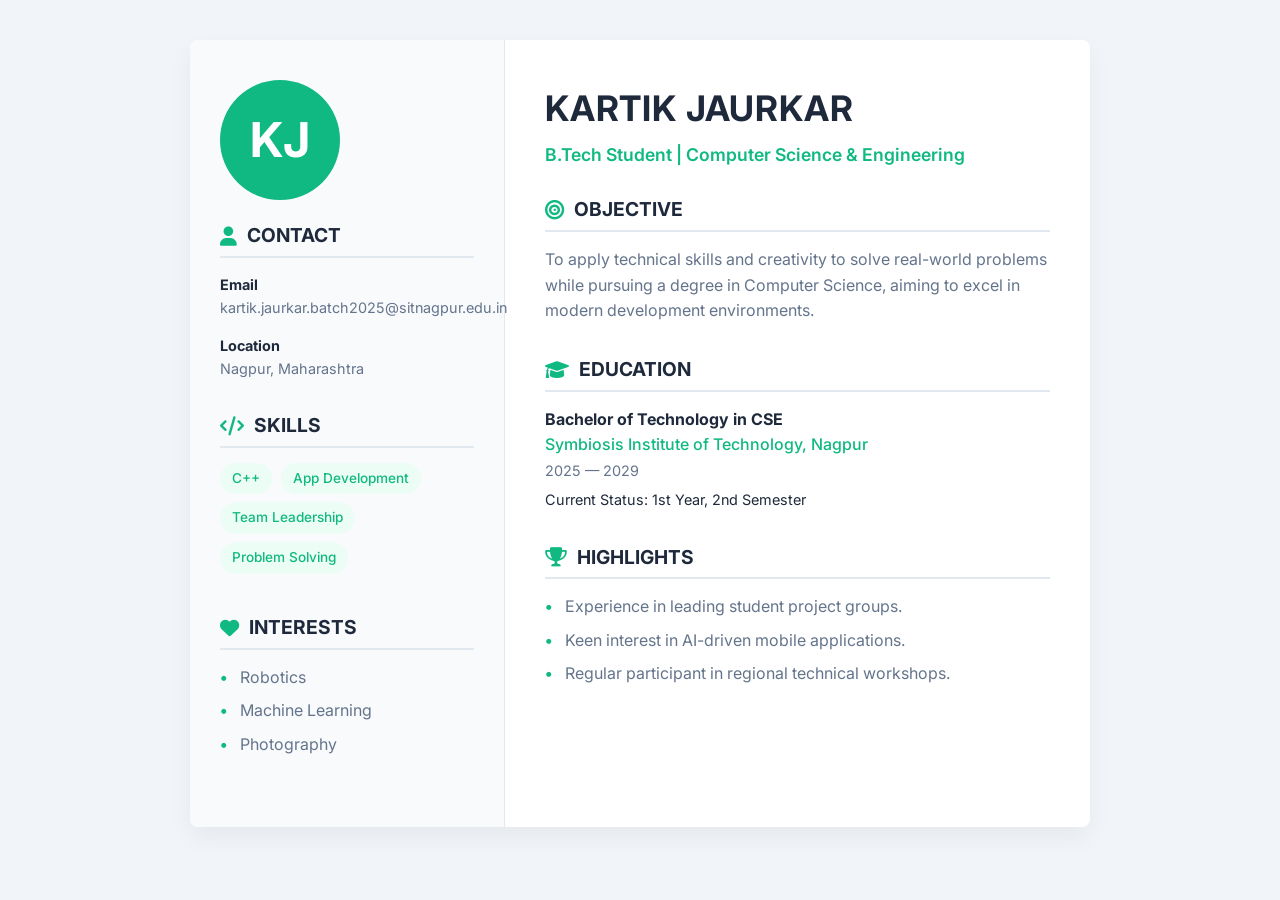
<file: Week 1/index.html>
<!DOCTYPE html>
<html lang="en">
<head>
  <meta charset="UTF-8">
  <meta name="viewport" content="width=device-width, initial-scale=1.0">
  <title>Kartik Jaurkar - Professional Resume</title>
  <link href="https://fonts.googleapis.com/css2?family=Inter:wght@300;400;600;700&display=swap" rel="stylesheet">
  <link rel="stylesheet" href="https://cdnjs.cloudflare.com/ajax/libs/font-awesome/6.0.0/css/all.min.css">
  <style>
    :root {
      --primary-color: #10b981; /* Changed color to Green for a different feel */
      --dark-text: #1e293b;
      --light-text: #64748b;
      --bg-color: #f1f5f9;
      --sidebar-bg: #ffffff;
    }

    * { box-sizing: border-box; margin: 0; padding: 0; }

    body {
      font-family: 'Inter', sans-serif;
      background-color: var(--bg-color);
      color: var(--dark-text);
      line-height: 1.6;
      padding: 40px 20px;
    }

    .resume-container {
      max-width: 900px;
      margin: auto;
      background: #fff;
      display: flex;
      box-shadow: 0 10px 25px rgba(0,0,0,0.05);
      border-radius: 8px;
      overflow: hidden;
    }

    .sidebar {
      width: 35%;
      background-color: #f8fafc;
      padding: 40px 30px;
      border-right: 1px solid #e2e8f0;
    }

    .profile-img {
      width: 120px;
      height: 120px;
      background: var(--primary-color);
      border-radius: 50%;
      margin-bottom: 20px;
      display: flex;
      align-items: center;
      justify-content: center;
      color: white;
      font-size: 3rem;
      font-weight: 700;
    }

    .main-content {
      width: 65%;
      padding: 40px 40px;
    }

    h1 {
      font-size: 2.2rem;
      text-transform: uppercase;
      letter-spacing: 1px;
      margin-bottom: 5px;
      color: var(--dark-text);
    }

    .subtitle {
      color: var(--primary-color);
      font-weight: 600;
      margin-bottom: 25px;
      font-size: 1.1rem;
    }

    h2 {
      font-size: 1.2rem;
      text-transform: uppercase;
      color: var(--dark-text);
      margin-bottom: 15px;
      display: flex;
      align-items: center;
      border-bottom: 2px solid #e2e8f0;
      padding-bottom: 5px;
    }

    h2 i { margin-right: 10px; color: var(--primary-color); }
    .section { margin-bottom: 30px; }
    .info-item { margin-bottom: 15px; font-size: 0.9rem; }
    .info-item strong { display: block; color: var(--dark-text); }
    .info-item span { color: var(--light-text); }
    ul { list-style: none; }
    ul li { margin-bottom: 8px; position: relative; padding-left: 20px; color: var(--light-text); }
    ul li::before { content: "•"; color: var(--primary-color); font-weight: bold; position: absolute; left: 0; }
    .skill-tag { display: inline-block; background: #ecfdf5; color: var(--primary-color); padding: 5px 12px; border-radius: 20px; font-size: 0.85rem; margin: 0 5px 8px 0; font-weight: 500; }

    @media (max-width: 768px) {
      .resume-container { flex-direction: column; }
      .sidebar, .main-content { width: 100%; }
    }
  </style>
</head>
<body>

  <div class="resume-container">
    <div class="sidebar">
      <div class="profile-img">KJ</div>
      
      <div class="section">
        <h2><i class="fas fa-user"></i> Contact</h2>
        <div class="info-item">
          <strong>Email</strong>
          <span>kartik.jaurkar.batch2025@sitnagpur.edu.in</span>
        </div>
        <div class="info-item">
          <strong>Location</strong>
          <span>Nagpur, Maharashtra</span>
        </div>
      </div>

      <div class="section">
        <h2><i class="fas fa-code"></i> Skills</h2>
        <div class="skills-container">
          <span class="skill-tag">C++</span>
          <span class="skill-tag">App Development</span>
          <span class="skill-tag">Team Leadership</span>
          <span class="skill-tag">Problem Solving</span>
        </div>
      </div>

      <div class="section">
        <h2><i class="fas fa-heart"></i> Interests</h2>
        <ul>
          <li>Robotics</li>
          <li>Machine Learning</li>
          <li>Photography</li>
        </ul>
      </div>
    </div>

    <div class="main-content">
      <header>
        <h1>Kartik Jaurkar</h1>
        <p class="subtitle">B.Tech Student | Computer Science & Engineering</p>
      </header>

      <div class="section">
        <h2><i class="fas fa-bullseye"></i> Objective</h2>
        <p style="color: var(--light-text);">
          To apply technical skills and creativity to solve real-world problems while pursuing a degree in Computer Science, aiming to excel in modern development environments.
        </p>
      </div>

      <div class="section">
        <h2><i class="fas fa-graduation-cap"></i> Education</h2>
        <div style="margin-bottom: 10px;">
          <strong style="color: var(--dark-text);">Bachelor of Technology in CSE</strong><br>
          <span style="color: var(--primary-color); font-weight: 500;">Symbiosis Institute of Technology, Nagpur</span><br>
          <span style="color: var(--light-text); font-size: 0.9rem;">2025 — 2029</span>
          <p style="font-size: 0.9rem; margin-top: 5px;">Current Status: 1st Year, 2nd Semester</p>
        </div>
      </div>

      <div class="section">
        <h2><i class="fas fa-trophy"></i> Highlights</h2>
        <ul>
          <li>Experience in leading student project groups.</li>
          <li>Keen interest in AI-driven mobile applications.</li>
          <li>Regular participant in regional technical workshops.</li>
        </ul>
      </div>
    </div>
  </div>

</body>
</html>
</file>
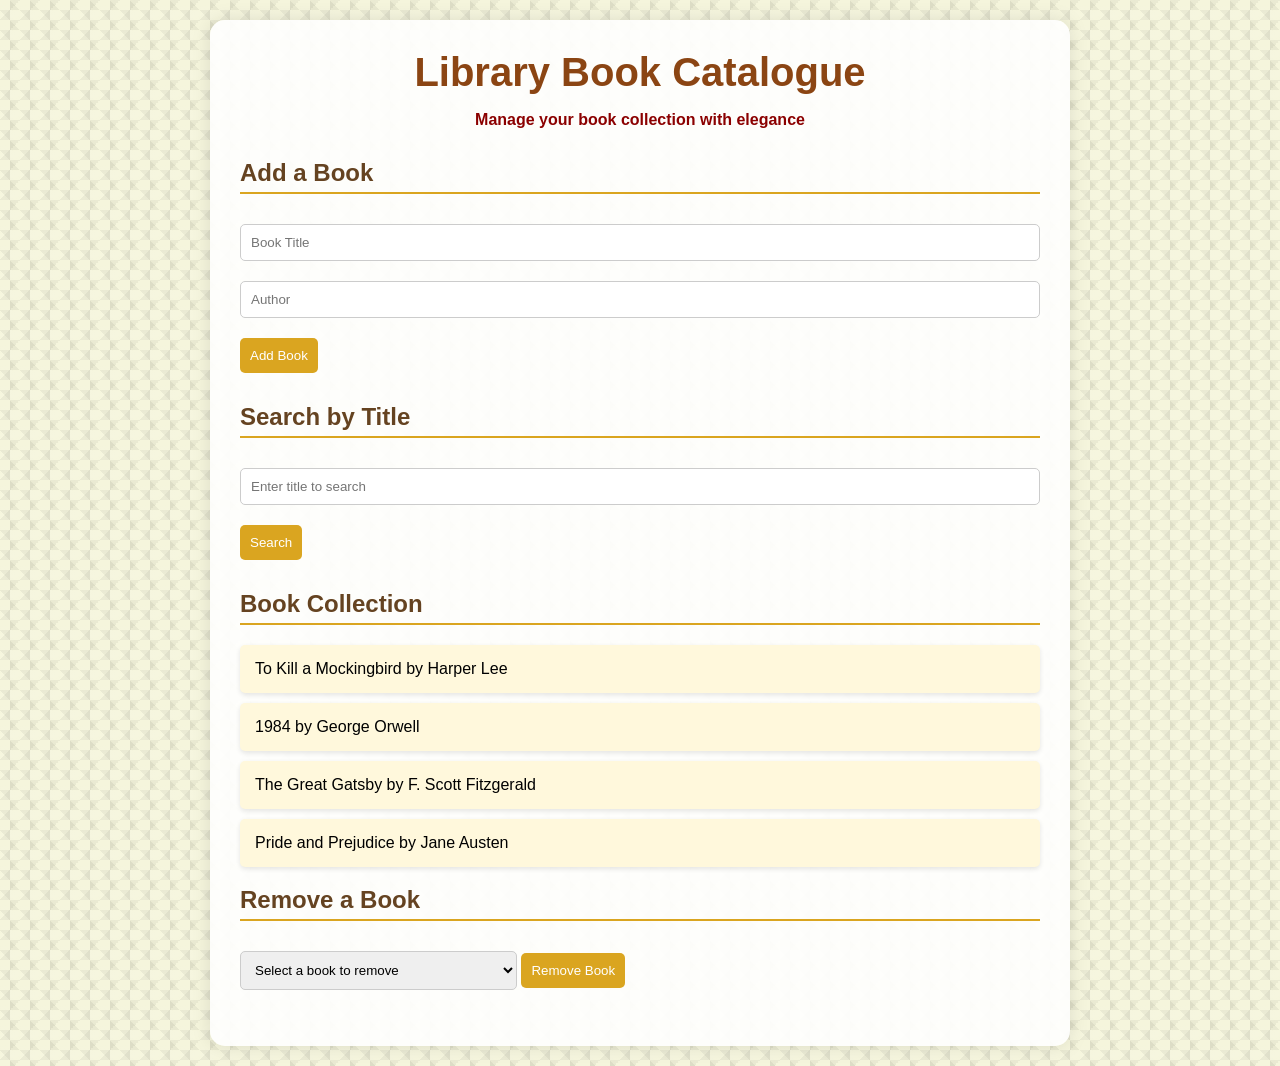
<file: Week 11/index.html>
<!DOCTYPE html>
<html lang="en">
<head>
    <meta charset="UTF-8">
    <meta name="viewport" content="width=device-width, initial-scale=1.0">
    <title>Library Book Catalogue</title>
    <link rel="stylesheet" href="style.css">
</head>
<body>
    <div class="container">
        <header>
            <h1>Library Book Catalogue</h1>
            <p>Manage your book collection with elegance</p>
        </header>
        
        <section class="add-book">
            <h2>Add a Book</h2>
            <input type="text" id="book-title" placeholder="Book Title" required>
            <input type="text" id="book-author" placeholder="Author" required>
            <button id="add-btn">Add Book</button>
            <p id="add-message"></p>
        </section>
        
        <section class="search-book">
            <h2>Search by Title</h2>
            <input type="text" id="search-title" placeholder="Enter title to search">
            <button id="search-btn">Search</button>
            <div id="search-results"></div>
        </section>
        
        <section class="book-list">
            <h2>Book Collection</h2>
            <ul id="book-ul"></ul>
        </section>
        
        <section class="remove-book">
            <h2>Remove a Book</h2>
            <select id="remove-select">
                <option value="">Select a book to remove</option>
            </select>
            <button id="remove-btn">Remove Book</button>
            <p id="remove-message"></p>
        </section>
    </div>
    <script src="script.js"></script>
</body>
</html>
</file>
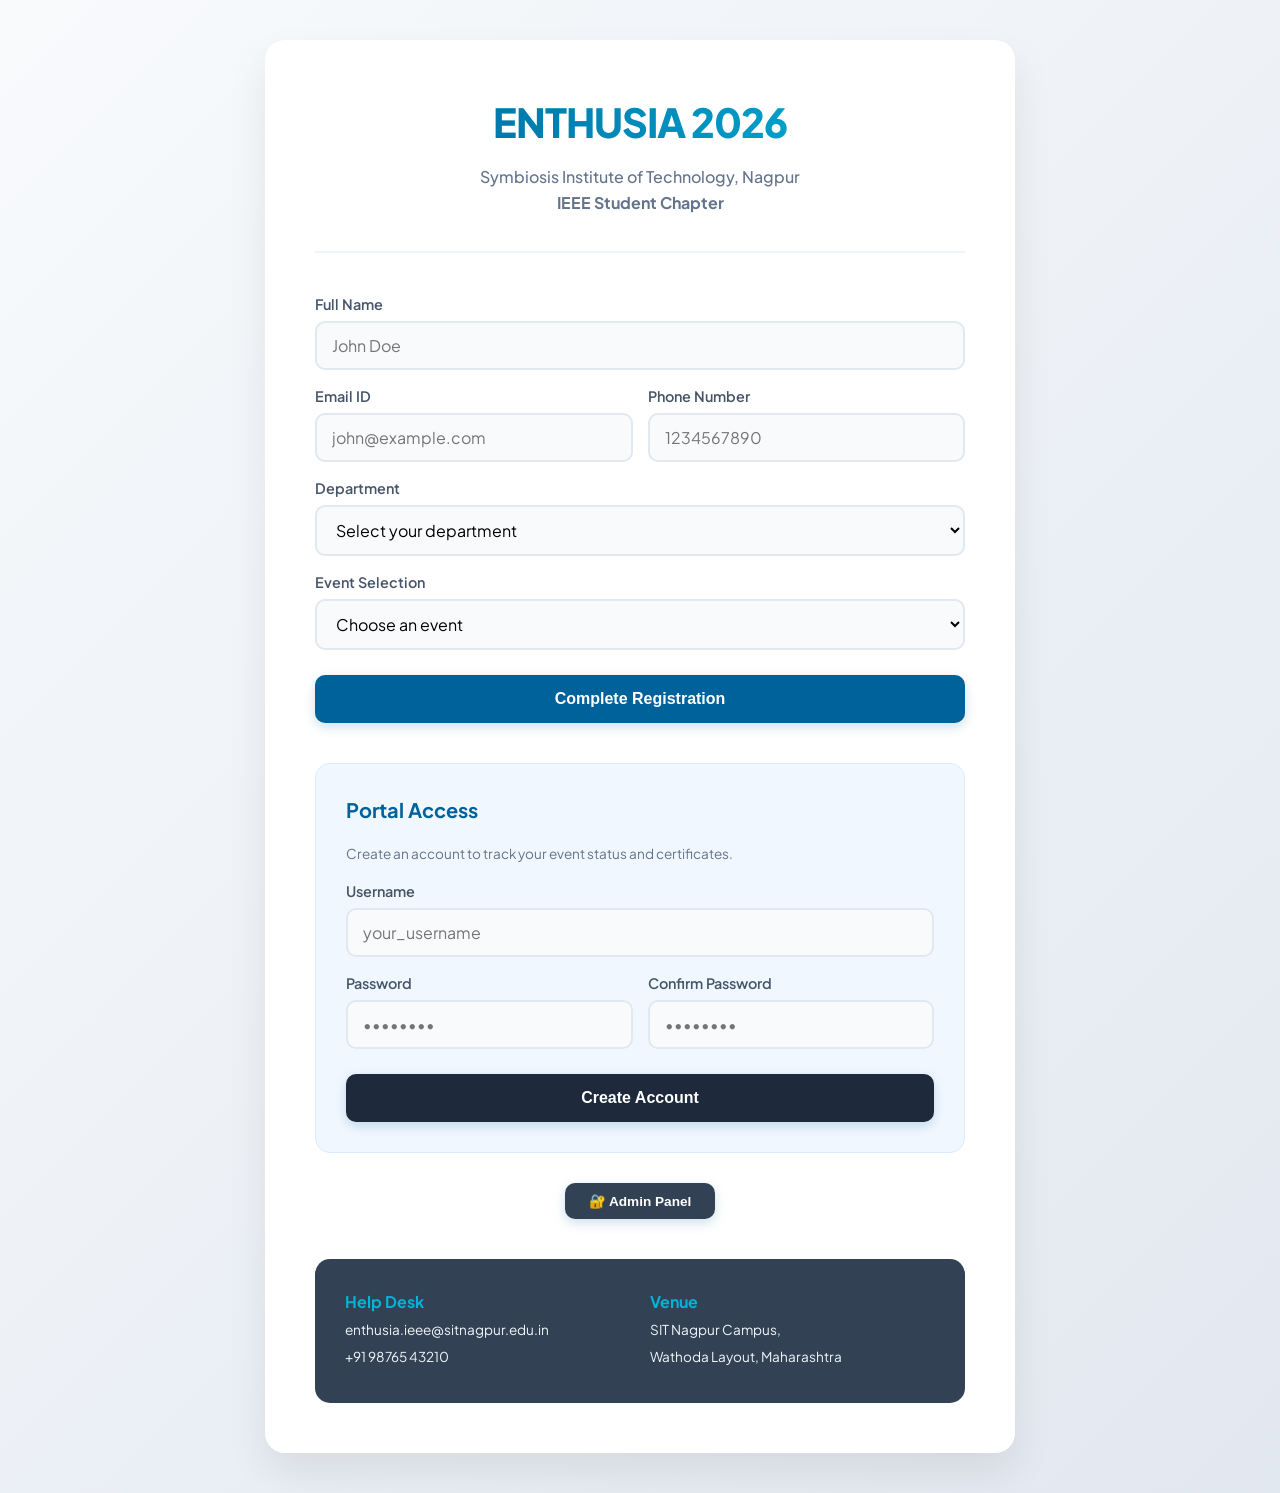
<file: Week 3/index.html>
<!DOCTYPE html>
<html lang="en">
<head>
  <meta charset="UTF-8">
  <meta name="viewport" content="width=device-width, initial-scale=1.0">
  <title>Enthusia 2026 | IEEE Registration</title>
  <link href="https://fonts.googleapis.com/css2?family=Plus+Jakarta+Sans:wght@300;400;600;700;800&display=swap" rel="stylesheet">
  <style>
    :root {
      --ieee-blue: #00629B;
      --accent-blue: #00b4d8;
      --dark-navy: #1e293b;
      --bg-gradient: linear-gradient(135deg, #f8fafc 0%, #e2e8f0 100%);
      --card-bg: #ffffff;
      --success: #10b981;
      --error: #ef4444;
    }
    * { box-sizing: border-box; }
    body {
      font-family: 'Plus Jakarta Sans', sans-serif;
      background: var(--bg-gradient);
      color: var(--dark-navy);
      margin: 0;
      padding: 40px 20px;
      line-height: 1.6;
    }
    .form-container {
      max-width: 750px;
      margin: auto;
      background: var(--card-bg);
      padding: 50px;
      border-radius: 20px;
      box-shadow: 0 20px 40px rgba(0,0,0,0.08);
    }
    header {
      text-align: center;
      margin-bottom: 40px;
      border-bottom: 2px solid #f1f5f9;
      padding-bottom: 20px;
    }
    h1 {
      font-size: 2.5rem;
      font-weight: 800;
      margin: 0;
      background: linear-gradient(to right, var(--ieee-blue), var(--accent-blue));
      -webkit-background-clip: text;
      background-clip: text;
      -webkit-text-fill-color: transparent;
      letter-spacing: -1px;
    }
    h3 { font-size: 1rem; color: #64748b; margin-top: 10px; font-weight: 500; }
    section { margin-bottom: 40px; }
    label { display: block; margin: 15px 0 5px; font-size: 0.9rem; font-weight: 600; color: #475569; }
    input, select {
      width: 100%;
      padding: 12px 15px;
      border: 2px solid #e2e8f0;
      border-radius: 10px;
      font-size: 1rem;
      font-family: inherit;
      transition: all 0.3s ease;
      background: #f8fafc;
    }
    input:focus, select:focus {
      outline: none;
      border-color: var(--ieee-blue);
      background: #fff;
      box-shadow: 0 0 0 4px rgba(0,98,155,0.1);
    }
    .row { display: flex; gap: 15px; }
    .row > div { flex: 1; }
    button {
      margin-top: 25px;
      width: 100%;
      padding: 15px;
      background: var(--ieee-blue);
      color: #fff;
      border: none;
      border-radius: 10px;
      font-size: 1rem;
      font-weight: 700;
      cursor: pointer;
      transition: transform 0.2s ease, background 0.3s ease;
      box-shadow: 0 4px 12px rgba(0,98,155,0.2);
    }
    button:hover { background: #004a75; transform: translateY(-2px); }
    button:active { transform: translateY(0); }
    #toast {
      position: fixed;
      bottom: 30px;
      right: 30px;
      padding: 14px 22px;
      border-radius: 12px;
      font-weight: 600;
      font-size: 0.9rem;
      color: #fff;
      opacity: 0;
      transform: translateY(20px);
      transition: all 0.4s ease;
      pointer-events: none;
      z-index: 9999;
      max-width: 320px;
    }
    #toast.show { opacity: 1; transform: translateY(0); }
    #toast.success { background: var(--success); }
    #toast.error { background: var(--error); }
    .account-section { background: #f1f7ff; padding: 30px; border-radius: 15px; border: 1px solid #dbeafe; }
    .account-section h2 { font-size: 1.25rem; margin-top: 0; color: var(--ieee-blue); }
    .admin-toggle { text-align: center; margin: 30px 0 0; }
    .admin-toggle button { width: auto; padding: 10px 24px; background: #334155; font-size: 0.85rem; margin-top: 0; }
    #adminPanel { display: none; margin-top: 30px; background: #0f172a; border-radius: 15px; padding: 30px; color: #e2e8f0; }
    #adminPanel h2 { color: var(--accent-blue); margin-top: 0; font-size: 1.3rem; }
    .tabs { display: flex; gap: 10px; margin-bottom: 20px; }
    .tab-btn { padding: 8px 20px; border-radius: 8px; border: 1px solid #334155; background: transparent; color: #94a3b8; font-size: 0.85rem; font-weight: 600; cursor: pointer; width: auto; margin-top: 0; box-shadow: none; transition: all 0.2s; }
    .tab-btn.active, .tab-btn:hover { background: var(--ieee-blue); color: #fff; border-color: var(--ieee-blue); }
    .tab-content { display: none; }
    .tab-content.active { display: block; }
    table { width: 100%; border-collapse: collapse; font-size: 0.8rem; }
    th { background: #1e293b; color: #94a3b8; text-align: left; padding: 10px 12px; font-size: 0.75rem; text-transform: uppercase; letter-spacing: 0.5px; }
    td { padding: 10px 12px; border-bottom: 1px solid #1e293b; color: #e2e8f0; }
    tr:hover td { background: rgba(255,255,255,0.03); }
    .badge { display: inline-block; padding: 3px 10px; border-radius: 20px; font-size: 0.72rem; font-weight: 700; }
    .badge-blue { background: rgba(0,180,216,0.15); color: var(--accent-blue); }
    .badge-green { background: rgba(16,185,129,0.15); color: #10b981; }
    .stats-row { display: flex; gap: 15px; flex-wrap: wrap; margin-bottom: 20px; }
    .stat-card { flex: 1; min-width: 120px; background: #1e293b; border-radius: 10px; padding: 15px; text-align: center; }
    .stat-card .num { font-size: 1.8rem; font-weight: 800; color: var(--accent-blue); }
    .stat-card .lbl { font-size: 0.75rem; color: #64748b; margin-top: 4px; }
    .clear-btn { background: #7f1d1d; font-size: 0.8rem; padding: 8px 16px; width: auto; margin-top: 15px; box-shadow: none; }
    .clear-btn:hover { background: #991b1b; transform: none; }
    .no-data { text-align: center; color: #475569; padding: 30px; font-size: 0.9rem; }
    .contact-section { display: grid; grid-template-columns: repeat(auto-fit, minmax(200px, 1fr)); gap: 20px; background: #334155; color: #f1f5f9; padding: 30px; border-radius: 15px; margin-top: 40px; }
    .contact-item p { margin: 5px 0; font-size: 0.85rem; }
    .contact-item strong { color: var(--accent-blue); display: block; margin-bottom: 5px; }
    @media (max-width: 600px) {
      .form-container { padding: 25px; }
      h1 { font-size: 1.8rem; }
      .row { flex-direction: column; gap: 0; }
      .stats-row { flex-direction: column; }
    }
  </style>
</head>
<body>

<div id="toast"></div>

<div class="form-container">
  <header>
    <h1>ENTHUSIA 2026</h1>
    <h3>Symbiosis Institute of Technology, Nagpur<br><strong>IEEE Student Chapter</strong></h3>
  </header>

  <section>
    <form id="registrationForm" novalidate>
      <label for="name">Full Name</label>
      <input type="text" id="name" placeholder="John Doe" required>
      <div class="row">
        <div>
          <label for="email">Email ID</label>
          <input type="email" id="email" placeholder="john@example.com" required>
        </div>
        <div>
          <label for="phone">Phone Number</label>
          <input type="tel" id="phone" pattern="[0-9]{10}" placeholder="1234567890" maxlength="10" required>
        </div>
      </div>
      <label for="dept">Department</label>
      <select id="dept" required>
        <option value="" disabled selected>Select your department</option>
        <option value="CSE">Computer Science & Engineering</option>
        <option value="IT">Information Technology</option>
        <option value="ECE">Electronics & Communication</option>
        <option value="ME">Mechanical Engineering</option>
      </select>
      <label for="event">Event Selection</label>
      <select id="event" required>
        <option value="" disabled selected>Choose an event</option>
        <option value="Coding Challenge">Coding Challenge</option>
        <option value="Poster Making">Poster Making</option>
        <option value="Tech Quiz">Tech Quiz</option>
        <option value="Robotics">Robotics</option>
      </select>
      <button type="submit">Complete Registration</button>
    </form>
  </section>

  <div class="account-section">
    <h2>Portal Access</h2>
    <p style="font-size:0.85rem;color:#64748b;margin-bottom:15px;">Create an account to track your event status and certificates.</p>
    <form id="accountForm" novalidate>
      <label for="username">Username</label>
      <input type="text" id="username" placeholder="your_username" required>
      <div class="row">
        <div>
          <label for="password">Password</label>
          <input type="password" id="password" placeholder="••••••••" required>
        </div>
        <div>
          <label for="confirmPassword">Confirm Password</label>
          <input type="password" id="confirmPassword" placeholder="••••••••" required>
        </div>
      </div>
      <button type="submit" style="background:var(--dark-navy);">Create Account</button>
    </form>
  </div>

  <div class="admin-toggle">
    <button onclick="toggleAdmin()">🔐 Admin Panel</button>
  </div>

  <div id="adminPanel">
    <h2>📊 Admin Dashboard</h2>
    <div class="stats-row" id="statsRow"></div>
    <div class="tabs">
      <button class="tab-btn active" onclick="switchTab('regs', this)">Registrations</button>
      <button class="tab-btn" onclick="switchTab('accounts', this)">Accounts</button>
    </div>
    <div id="regs" class="tab-content active">
      <div id="regTable"></div>
      <button class="clear-btn" onclick="clearData('registrations')">🗑 Clear Registrations</button>
    </div>
    <div id="accounts" class="tab-content">
      <div id="accTable"></div>
      <button class="clear-btn" onclick="clearData('accounts')">🗑 Clear Accounts</button>
    </div>
  </div>

  <div class="contact-section">
    <div class="contact-item">
      <strong>Help Desk</strong>
      <p>enthusia.ieee@sitnagpur.edu.in</p>
      <p>+91 98765 43210</p>
    </div>
    <div class="contact-item">
      <strong>Venue</strong>
      <p>SIT Nagpur Campus,</p>
      <p>Wathoda Layout, Maharashtra</p>
    </div>
  </div>
</div>

<!-- External JS Backend -->
<script src="app.js"></script>

</body>
</html>
</file>
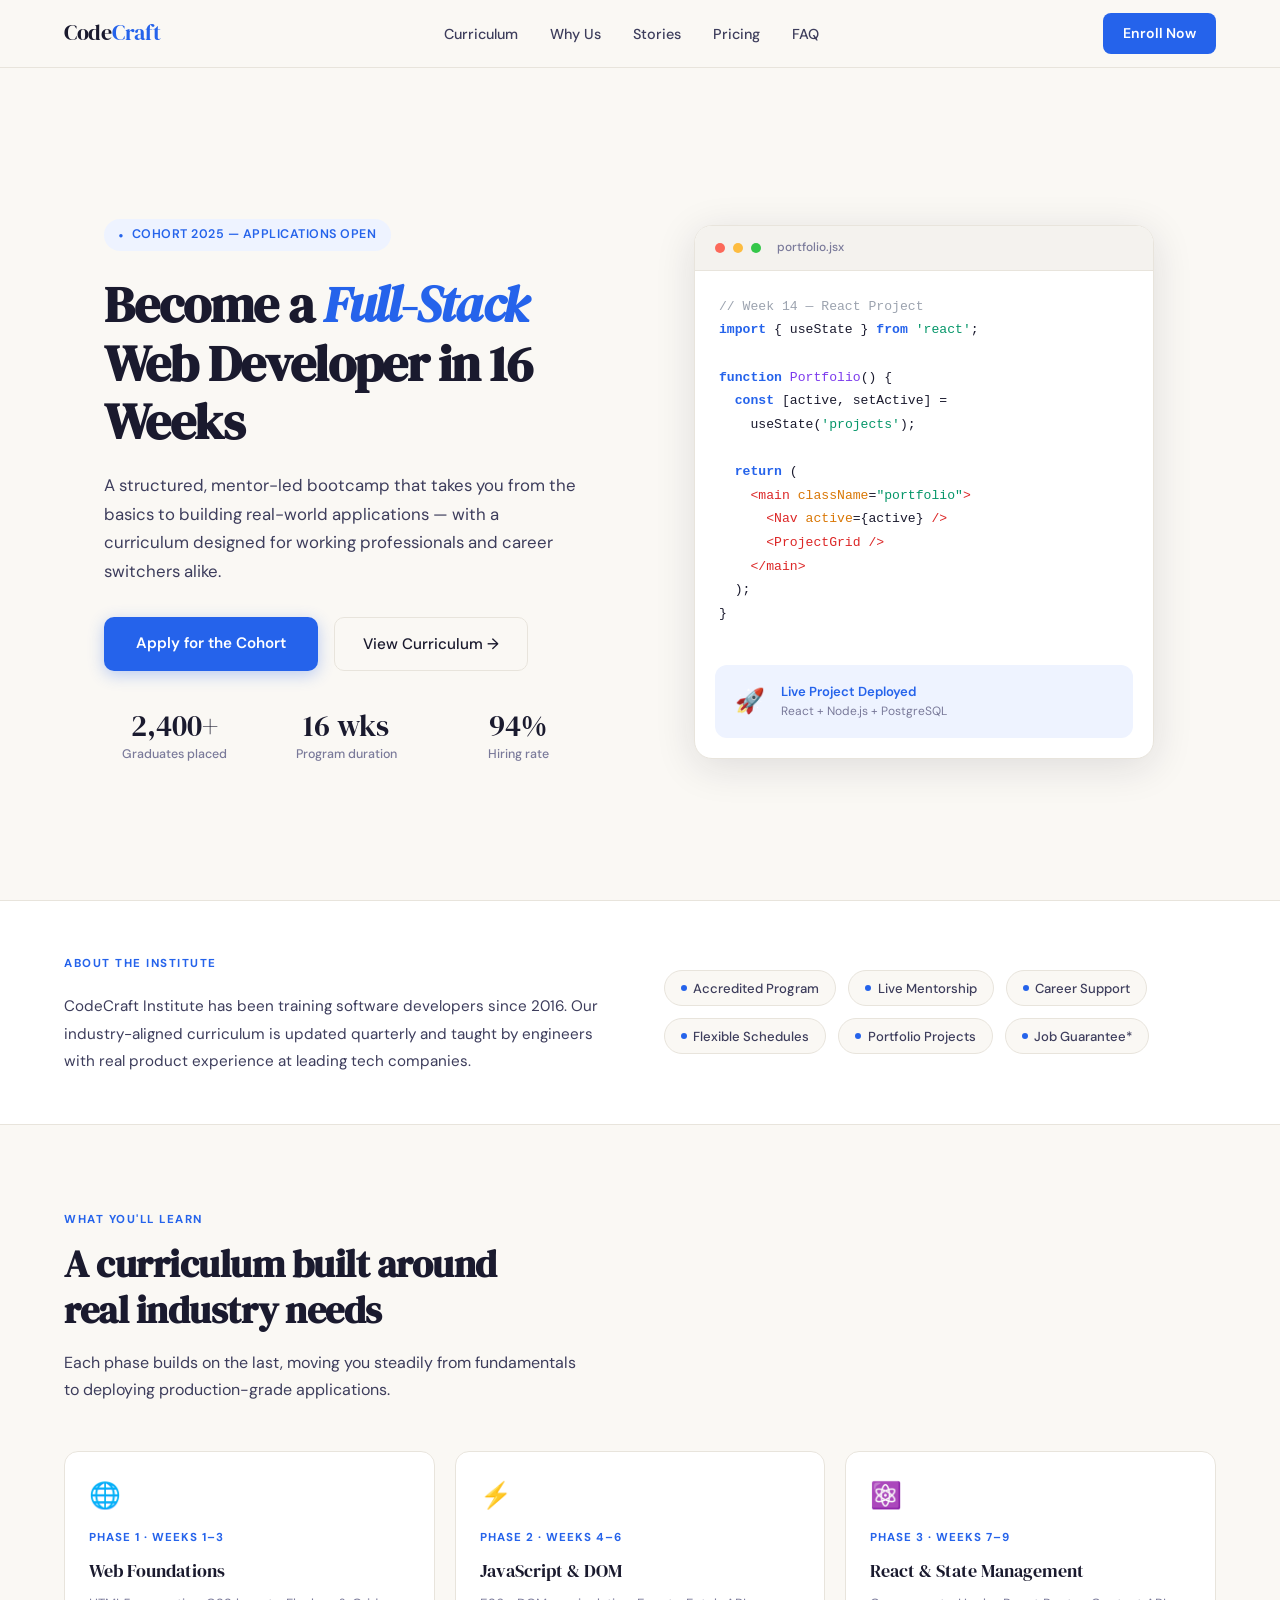
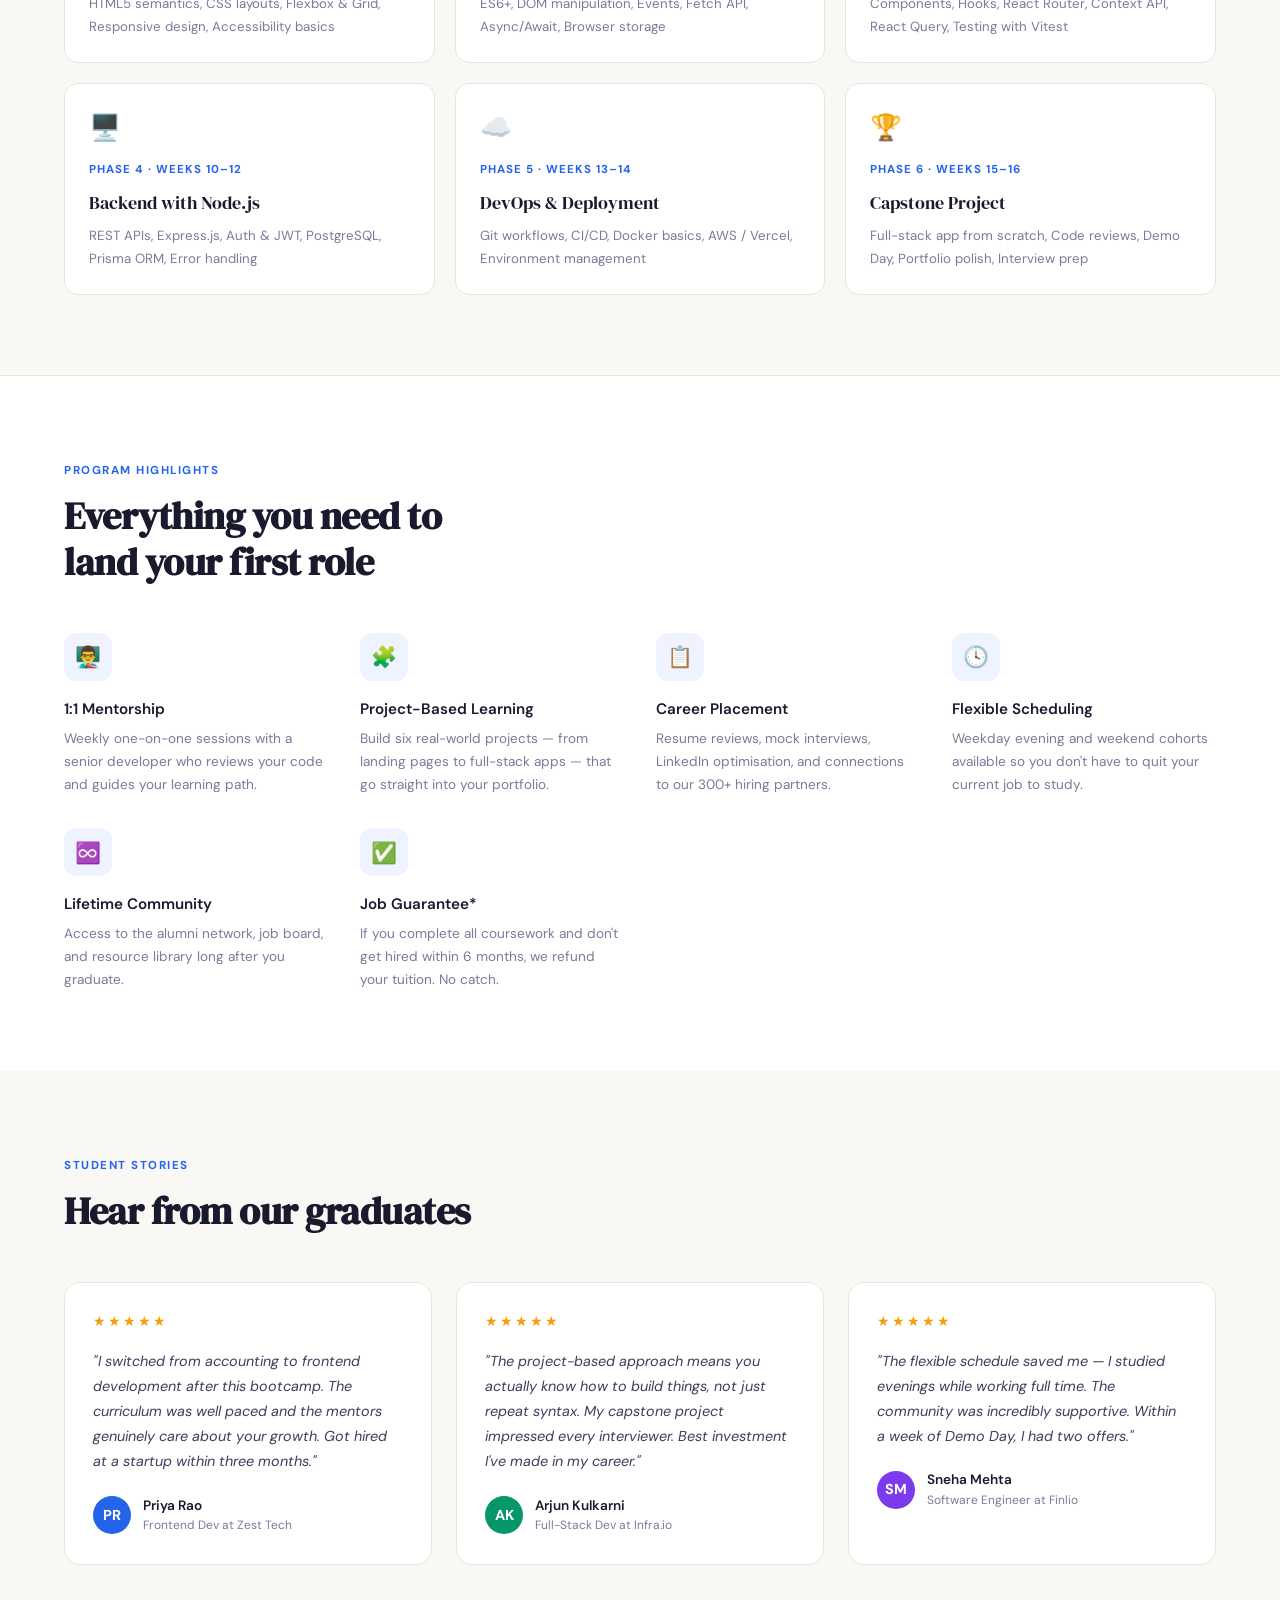
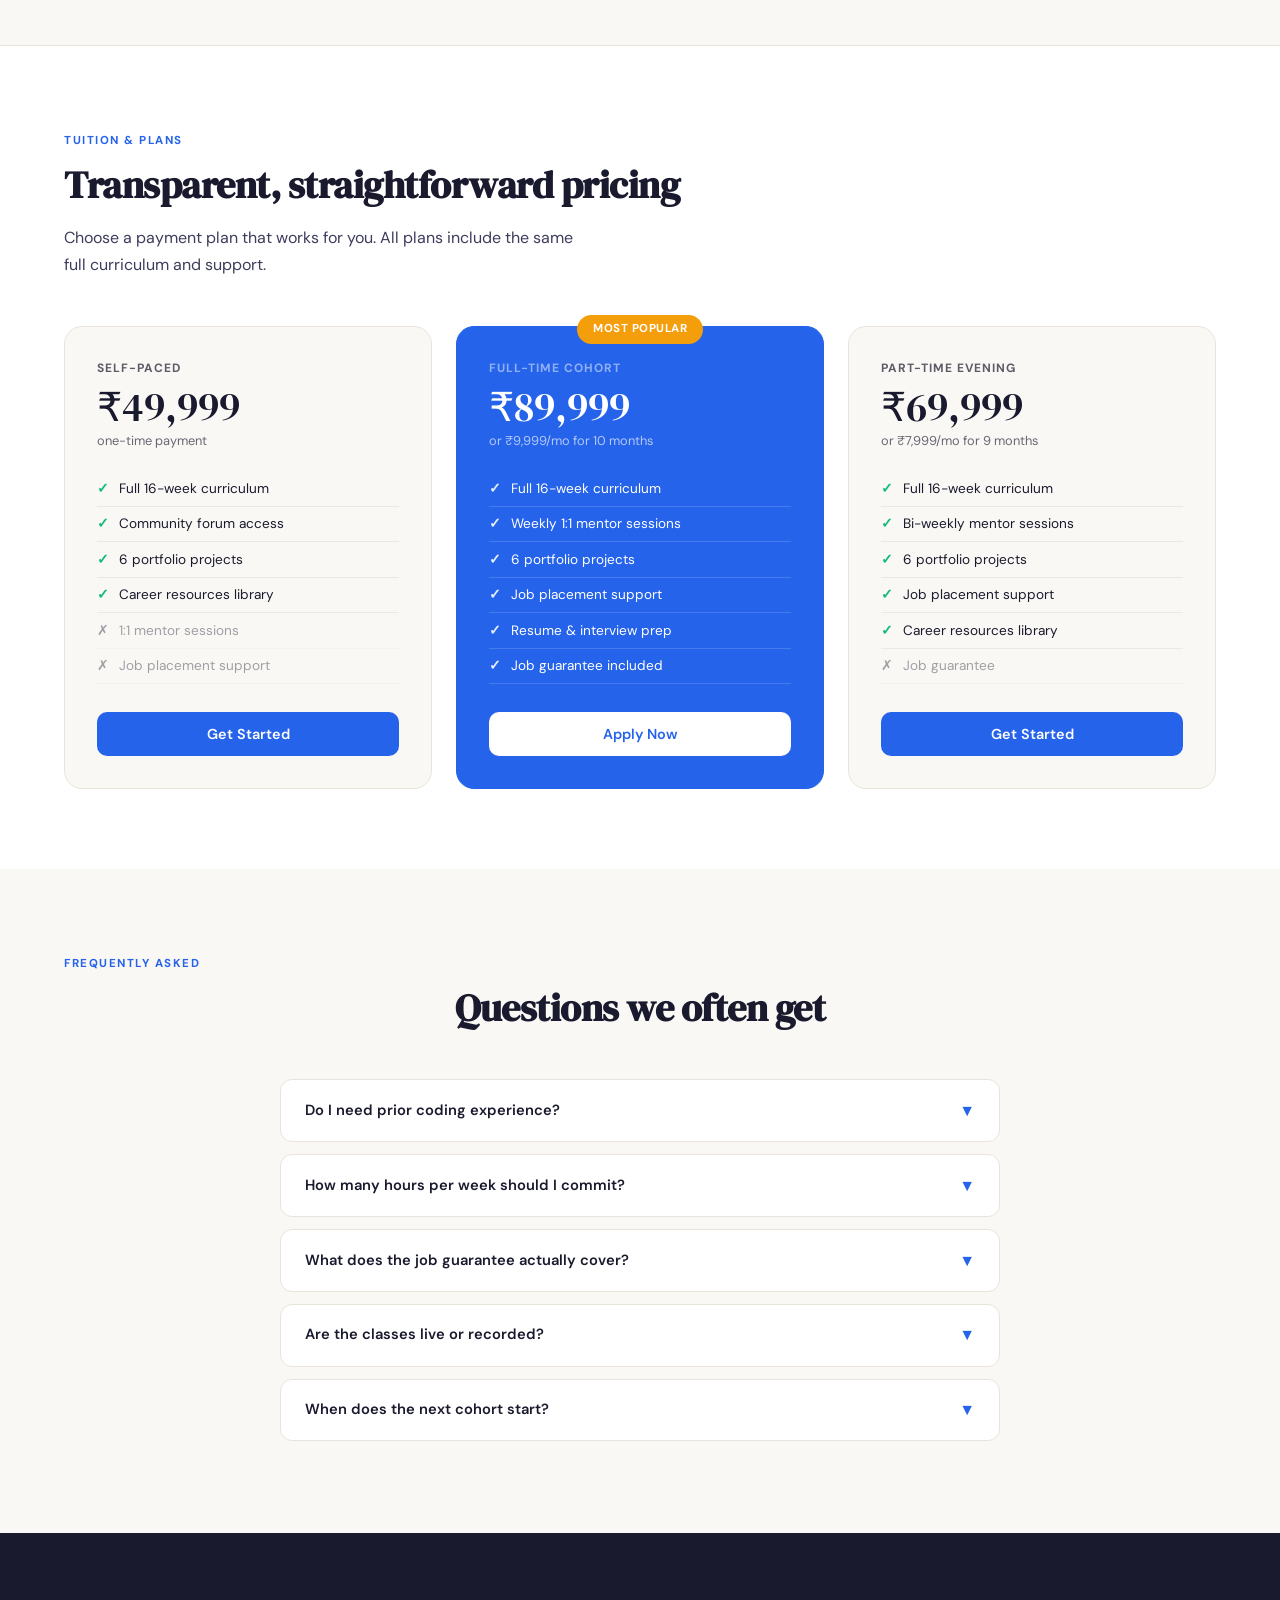
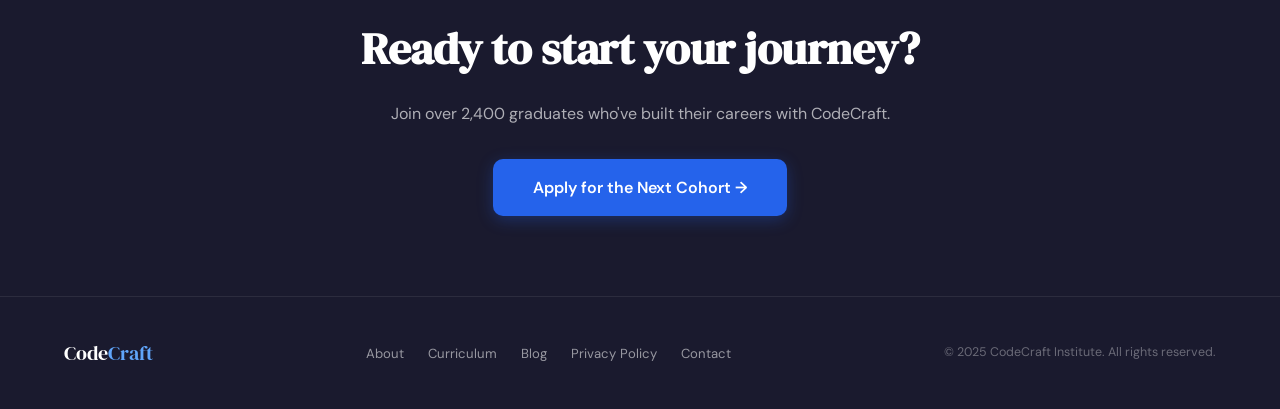
<file: Week 10/landing.html>
<!DOCTYPE html>
<html lang="en">
<head>
  <meta charset="UTF-8" />
  <meta name="viewport" content="width=device-width, initial-scale=1.0"/>
  <title>CodeCraft Bootcamp — Web Development Program</title>
  <link rel="preconnect" href="https://fonts.googleapis.com">
  <link href="https://fonts.googleapis.com/css2?family=DM+Serif+Display:ital@0;1&family=DM+Sans:wght@300;400;500;600&display=swap" rel="stylesheet">
  <style>
    *, *::before, *::after { box-sizing: border-box; margin: 0; padding: 0; }

    :root {
      --cream: #FAF8F4;
      --warm-white: #FFFFFF;
      --ink: #1A1A2E;
      --ink-soft: #3D3D5C;
      --ink-muted: #7A7A9A;
      --accent: #2563EB;
      --accent-light: #EEF3FF;
      --accent-warm: #F59E0B;
      --border: #E8E4DC;
      --shadow: 0 2px 20px rgba(26,26,46,0.07);
      --shadow-lg: 0 8px 40px rgba(26,26,46,0.12);
    }

    html { scroll-behavior: smooth; }

    body {
      font-family: 'DM Sans', sans-serif;
      background: var(--cream);
      color: var(--ink);
      line-height: 1.6;
      overflow-x: hidden;
    }

    /* ─── NAV ─── */
    nav {
      position: sticky; top: 0; z-index: 100;
      background: rgba(250,248,244,0.95);
      backdrop-filter: blur(12px);
      border-bottom: 1px solid var(--border);
      padding: 0 5%;
      display: flex; align-items: center; justify-content: space-between;
      height: 68px;
    }
    .nav-logo {
      font-family: 'DM Serif Display', serif;
      font-size: 1.35rem;
      color: var(--ink);
      text-decoration: none;
      letter-spacing: -0.3px;
    }
    .nav-logo span { color: var(--accent); }
    .nav-links {
      display: flex; gap: 2rem; list-style: none;
    }
    .nav-links a {
      text-decoration: none; color: var(--ink-soft);
      font-size: 0.9rem; font-weight: 500;
      transition: color 0.2s;
    }
    .nav-links a:hover { color: var(--accent); }
    .nav-cta {
      background: var(--accent); color: #fff;
      border: none; border-radius: 8px;
      padding: 0.55rem 1.25rem;
      font-family: 'DM Sans', sans-serif;
      font-size: 0.88rem; font-weight: 600;
      cursor: pointer; text-decoration: none;
      transition: background 0.2s, transform 0.15s;
    }
    .nav-cta:hover { background: #1d4ed8; transform: translateY(-1px); }
    .hamburger { display: none; flex-direction: column; gap: 5px; cursor: pointer; }
    .hamburger span { display: block; width: 24px; height: 2px; background: var(--ink); border-radius: 2px; transition: all 0.3s; }

    /* ─── HERO ─── */
    .hero {
      padding: 5rem 5% 4rem;
      display: grid;
      grid-template-columns: 1fr 1fr;
      gap: 4rem;
      align-items: center;
      max-width: 1200px; margin: 0 auto;
      min-height: calc(100vh - 68px);
    }
    .hero-badge {
      display: inline-flex; align-items: center; gap: 0.5rem;
      background: var(--accent-light);
      color: var(--accent);
      font-size: 0.78rem; font-weight: 600;
      padding: 0.35rem 0.9rem;
      border-radius: 100px;
      letter-spacing: 0.5px; text-transform: uppercase;
      margin-bottom: 1.5rem;
      animation: fadeUp 0.6s ease both;
    }
    .hero-badge::before { content: '●'; font-size: 0.5rem; }
    .hero h1 {
      font-family: 'DM Serif Display', serif;
      font-size: clamp(2.4rem, 4vw, 3.6rem);
      line-height: 1.15;
      letter-spacing: -1px;
      color: var(--ink);
      margin-bottom: 1.25rem;
      animation: fadeUp 0.6s 0.1s ease both;
    }
    .hero h1 em { font-style: italic; color: var(--accent); }
    .hero-sub {
      font-size: 1.05rem;
      color: var(--ink-soft);
      font-weight: 400;
      max-width: 480px;
      margin-bottom: 2rem;
      line-height: 1.7;
      animation: fadeUp 0.6s 0.2s ease both;
    }
    .hero-actions {
      display: flex; gap: 1rem; flex-wrap: wrap;
      animation: fadeUp 0.6s 0.3s ease both;
    }
    .btn-primary {
      background: var(--accent); color: #fff;
      padding: 0.85rem 2rem;
      border-radius: 10px; border: none;
      font-family: 'DM Sans', sans-serif;
      font-size: 0.95rem; font-weight: 600;
      cursor: pointer; text-decoration: none;
      display: inline-block;
      transition: all 0.2s;
      box-shadow: 0 4px 16px rgba(37,99,235,0.3);
    }
    .btn-primary:hover { background: #1d4ed8; transform: translateY(-2px); box-shadow: 0 8px 24px rgba(37,99,235,0.35); }
    .btn-outline {
      background: transparent; color: var(--ink);
      padding: 0.85rem 1.75rem;
      border-radius: 10px; border: 1.5px solid var(--border);
      font-family: 'DM Sans', sans-serif;
      font-size: 0.95rem; font-weight: 500;
      cursor: pointer; text-decoration: none;
      display: inline-block;
      transition: all 0.2s;
    }
    .btn-outline:hover { border-color: var(--accent); color: var(--accent); }
    .hero-stats {
      display: flex; gap: 2rem; margin-top: 2.5rem; flex-wrap: wrap;
      animation: fadeUp 0.6s 0.4s ease both;
    }
    .stat {
      min-width: 140px;
      text-align: center;
    }
    .stat-num {
      font-family: 'DM Serif Display', serif;
      font-size: 1.9rem; color: var(--ink);
      line-height: 1;
    }
    .stat-label { font-size: 0.78rem; color: var(--ink-muted); margin-top: 0.2rem; font-weight: 500; }

    /* Hero Visual */
    .hero-visual {
      display: flex; justify-content: center; align-items: center;
      animation: fadeUp 0.7s 0.2s ease both;
    }
    .code-card {
      background: #fff;
      border-radius: 18px;
      box-shadow: var(--shadow-lg);
      overflow: hidden;
      width: 100%; max-width: 460px;
      border: 1px solid var(--border);
    }
    .code-card-header {
      background: #F4F2EE;
      padding: 0.75rem 1.25rem;
      display: flex; align-items: center; gap: 0.5rem;
      border-bottom: 1px solid var(--border);
    }
    .dot { width: 10px; height: 10px; border-radius: 50%; }
    .dot-r { background: #FC695A; }
    .dot-y { background: #FDBC40; }
    .dot-g { background: #34C749; }
    .code-card-filename { font-size: 0.75rem; color: var(--ink-muted); margin-left: 0.5rem; font-weight: 500; }
    .code-body { padding: 1.5rem; font-family: 'Courier New', monospace; font-size: 0.82rem; line-height: 1.8; }
    .c-comment { color: #9CA3AF; }
    .c-keyword { color: #2563EB; font-weight: 600; }
    .c-string { color: #059669; }
    .c-func { color: #7C3AED; }
    .c-tag { color: #DC2626; }
    .c-attr { color: #D97706; }

    .curriculum-card {
      background: var(--accent-light);
      border-radius: 12px;
      padding: 1rem 1.25rem;
      margin-top: 1rem;
      display: flex; align-items: center; gap: 1rem;
    }
    .curr-icon { font-size: 1.5rem; }
    .curr-text { font-size: 0.82rem; color: var(--accent); font-weight: 600; }
    .curr-sub { font-size: 0.75rem; color: var(--ink-muted); font-weight: 400; }

    /* ─── SECTION SHARED ─── */
    section { padding: 5rem 5%; }
    .section-inner { max-width: 1200px; margin: 0 auto; }
    .section-tag {
      display: inline-block;
      font-size: 0.72rem; font-weight: 700;
      letter-spacing: 1.5px; text-transform: uppercase;
      color: var(--accent); margin-bottom: 0.75rem;
    }
    .section-title {
      font-family: 'DM Serif Display', serif;
      font-size: clamp(1.8rem, 3vw, 2.6rem);
      line-height: 1.2; letter-spacing: -0.5px;
      color: var(--ink); margin-bottom: 1rem;
    }
    .section-desc { font-size: 1rem; color: var(--ink-soft); max-width: 520px; line-height: 1.7; }

    /* ─── ABOUT STRIP ─── */
    .about-strip {
      background: var(--warm-white);
      border-top: 1px solid var(--border);
      border-bottom: 1px solid var(--border);
      padding: 3rem 5%;
    }
    .about-strip-inner {
      max-width: 1200px; margin: 0 auto;
      display: flex; gap: 3rem; align-items: center; flex-wrap: wrap;
    }
    .about-text { flex: 1; min-width: 280px; }
    .about-text p { font-size: 0.95rem; color: var(--ink-soft); line-height: 1.8; margin-top: 0.5rem; }
    .about-pills { flex: 1; min-width: 280px; display: flex; flex-wrap: wrap; gap: 0.75rem; }
    .pill {
      background: var(--cream);
      border: 1px solid var(--border);
      border-radius: 100px;
      padding: 0.4rem 1rem;
      font-size: 0.82rem; font-weight: 500; color: var(--ink-soft);
      display: flex; align-items: center; gap: 0.4rem;
    }
    .pill-dot { width: 6px; height: 6px; border-radius: 50%; background: var(--accent); }

    /* ─── CURRICULUM ─── */
    #curriculum { background: var(--cream); }
    .curriculum-grid {
      display: grid;
      grid-template-columns: repeat(auto-fill, minmax(290px, 1fr));
      gap: 1.25rem;
      margin-top: 3rem;
    }
    .cur-item {
      background: var(--warm-white);
      border: 1px solid var(--border);
      border-radius: 14px;
      padding: 1.5rem;
      transition: box-shadow 0.2s, transform 0.2s;
    }
    .cur-item:hover { box-shadow: var(--shadow-lg); transform: translateY(-3px); }
    .cur-week {
      font-size: 0.72rem; font-weight: 700; letter-spacing: 1px;
      text-transform: uppercase; color: var(--accent);
      margin-bottom: 0.5rem;
    }
    .cur-title {
      font-family: 'DM Serif Display', serif;
      font-size: 1.15rem; color: var(--ink);
      margin-bottom: 0.5rem;
    }
    .cur-topics { font-size: 0.83rem; color: var(--ink-muted); line-height: 1.7; }
    .cur-icon { font-size: 1.6rem; margin-bottom: 0.75rem; }

    /* ─── HIGHLIGHTS ─── */
    #highlights { background: var(--warm-white); border-top: 1px solid var(--border); }
    .highlights-grid {
      display: grid;
      grid-template-columns: repeat(auto-fill, minmax(240px, 1fr));
      gap: 2rem;
      margin-top: 3rem;
    }
    .hl-item { }
    .hl-icon-wrap {
      width: 48px; height: 48px;
      background: var(--accent-light);
      border-radius: 12px;
      display: grid; place-items: center;
      font-size: 1.3rem;
      margin-bottom: 1rem;
    }
    .hl-title { font-weight: 600; font-size: 0.95rem; color: var(--ink); margin-bottom: 0.35rem; }
    .hl-desc { font-size: 0.85rem; color: var(--ink-muted); line-height: 1.7; }

    /* ─── TESTIMONIALS ─── */
    #testimonials { background: var(--cream); }
    .testimonials-grid {
      display: grid;
      grid-template-columns: repeat(auto-fill, minmax(300px, 1fr));
      gap: 1.5rem;
      margin-top: 3rem;
    }
    .testimonial {
      background: var(--warm-white);
      border: 1px solid var(--border);
      border-radius: 16px;
      padding: 1.75rem;
    }
    .t-stars { color: var(--accent-warm); font-size: 0.85rem; letter-spacing: 2px; margin-bottom: 1rem; }
    .t-text { font-size: 0.9rem; color: var(--ink-soft); line-height: 1.75; font-style: italic; margin-bottom: 1.25rem; }
    .t-author { display: flex; align-items: center; gap: 0.75rem; }
    .t-avatar {
      width: 38px; height: 38px; border-radius: 50%;
      display: grid; place-items: center;
      font-weight: 700; font-size: 0.9rem; color: #fff;
    }
    .t-name { font-weight: 600; font-size: 0.85rem; color: var(--ink); }
    .t-role { font-size: 0.75rem; color: var(--ink-muted); }

    /* ─── PRICING ─── */
    #pricing { background: var(--warm-white); border-top: 1px solid var(--border); }
    .pricing-grid {
      display: grid;
      grid-template-columns: repeat(auto-fit, minmax(280px, 1fr));
      gap: 1.5rem;
      margin-top: 3rem;
    }
    .price-card {
      border: 1.5px solid var(--border);
      border-radius: 18px;
      padding: 2rem;
      transition: all 0.2s;
      background: var(--cream);
      position: relative;
    }
    .price-card:hover { box-shadow: var(--shadow-lg); transform: translateY(-4px); }
    .price-card.featured {
      background: var(--accent);
      border-color: var(--accent);
      color: #fff;
    }
    .price-badge {
      position: absolute; top: -12px; left: 50%; transform: translateX(-50%);
      background: var(--accent-warm);
      color: #fff; font-size: 0.72rem; font-weight: 700;
      padding: 0.3rem 1rem; border-radius: 100px;
      text-transform: uppercase; letter-spacing: 0.5px;
    }
    .price-plan { font-size: 0.75rem; font-weight: 700; text-transform: uppercase; letter-spacing: 1px; opacity: 0.7; margin-bottom: 0.5rem; }
    .price-amount {
      font-family: 'DM Serif Display', serif;
      font-size: 2.5rem; line-height: 1; margin-bottom: 0.25rem;
    }
    .price-period { font-size: 0.8rem; opacity: 0.65; margin-bottom: 1.25rem; }
    .price-features { list-style: none; margin-bottom: 1.75rem; }
    .price-features li {
      font-size: 0.85rem; padding: 0.4rem 0;
      display: flex; align-items: center; gap: 0.6rem;
      border-bottom: 1px solid rgba(0,0,0,0.06);
    }
    .price-card.featured .price-features li { border-bottom-color: rgba(255,255,255,0.15); }
    .check { color: #10B981; font-weight: 700; }
    .price-card.featured .check { color: rgba(255,255,255,0.9); }
    .price-btn {
      width: 100%;
      padding: 0.8rem;
      border-radius: 10px; border: none;
      font-family: 'DM Sans', sans-serif;
      font-size: 0.9rem; font-weight: 600;
      cursor: pointer;
      transition: all 0.2s;
    }
    .price-btn-default { background: var(--accent); color: #fff; }
    .price-btn-default:hover { background: #1d4ed8; }
    .price-btn-featured { background: #fff; color: var(--accent); }
    .price-btn-featured:hover { background: #F0F4FF; }

    /* ─── FAQ ─── */
    #faq { background: var(--cream); }
    .faq-list { max-width: 720px; margin: 3rem auto 0; }
    .faq-item {
      border: 1px solid var(--border);
      border-radius: 12px;
      background: var(--warm-white);
      margin-bottom: 0.75rem;
      overflow: hidden;
    }
    .faq-q {
      padding: 1.1rem 1.5rem;
      cursor: pointer;
      display: flex; justify-content: space-between; align-items: center;
      font-weight: 600; font-size: 0.92rem; color: var(--ink);
      transition: background 0.2s;
    }
    .faq-q:hover { background: var(--accent-light); }
    .faq-arrow { font-size: 1rem; transition: transform 0.3s; color: var(--accent); }
    .faq-a { max-height: 0; overflow: hidden; transition: max-height 0.35s ease; }
    .faq-a p { padding: 0 1.5rem 1.25rem; font-size: 0.88rem; color: var(--ink-soft); line-height: 1.75; }
    .faq-item.open .faq-arrow { transform: rotate(180deg); }
    .faq-item.open .faq-a { max-height: 200px; }

    /* ─── CTA BANNER ─── */
    .cta-banner {
      background: var(--ink);
      padding: 5rem 5%;
      text-align: center;
    }
    .cta-banner h2 {
      font-family: 'DM Serif Display', serif;
      font-size: clamp(2rem, 3.5vw, 3rem);
      color: #fff; margin-bottom: 1rem;
      letter-spacing: -0.5px;
    }
    .cta-banner p { color: rgba(255,255,255,0.65); font-size: 1rem; margin-bottom: 2rem; }
    .cta-banner .btn-primary { font-size: 1rem; padding: 1rem 2.5rem; }

    /* ─── FOOTER ─── */
    footer {
      background: var(--ink);
      border-top: 1px solid rgba(255,255,255,0.08);
      padding: 2.5rem 5%;
      display: flex; flex-wrap: wrap; gap: 1.5rem;
      justify-content: space-between; align-items: center;
    }
    .footer-logo {
      font-family: 'DM Serif Display', serif;
      font-size: 1.25rem; color: #fff; text-decoration: none;
    }
    .footer-logo span { color: #60A5FA; }
    .footer-links { display: flex; gap: 1.5rem; flex-wrap: wrap; }
    .footer-links a { color: rgba(255,255,255,0.55); font-size: 0.82rem; text-decoration: none; transition: color 0.2s; }
    .footer-links a:hover { color: #fff; }
    .footer-copy { color: rgba(255,255,255,0.35); font-size: 0.78rem; }

    /* ─── ANIMATIONS ─── */
    @keyframes fadeUp {
      from { opacity: 0; transform: translateY(24px); }
      to   { opacity: 1; transform: translateY(0); }
    }

    /* ─── RESPONSIVE ─── */
    @media (max-width: 900px) {
      .hero { grid-template-columns: 1fr; min-height: auto; padding: 3rem 5%; }
      .hero-visual { order: -1; }
      .code-card { max-width: 100%; }
      .nav-links { display: none; }
      .hamburger { display: flex; }
      .nav-links.open {
        display: flex; flex-direction: column;
        position: absolute; top: 68px; left: 0; right: 0;
        background: var(--cream);
        padding: 1.5rem 5%;
        border-bottom: 1px solid var(--border);
        gap: 1.25rem;
        z-index: 99;
      }
    }
    @media (max-width: 600px) {
      .hero-stats { gap: 1.25rem; }
      .about-strip-inner { flex-direction: column; }
    }
  </style>
</head>
<body>

<!-- NAV -->
<nav>
  <a href="#" class="nav-logo">Code<span>Craft</span></a>
  <ul class="nav-links" id="navLinks">
    <li><a href="#curriculum">Curriculum</a></li>
    <li><a href="#highlights">Why Us</a></li>
    <li><a href="#testimonials">Stories</a></li>
    <li><a href="#pricing">Pricing</a></li>
    <li><a href="#faq">FAQ</a></li>
  </ul>
  <a href="#pricing" class="nav-cta">Enroll Now</a>
  <div class="hamburger" id="hamburger" aria-label="Menu">
    <span></span><span></span><span></span>
  </div>
</nav>

<!-- HERO -->
<section style="padding:0;">
  <div class="hero">
    <div class="hero-content">
      <div class="hero-badge">Cohort 2025 — Applications Open</div>
      <h1>Become a <em>Full-Stack</em> Web Developer in 16 Weeks</h1>
      <p class="hero-sub">A structured, mentor-led bootcamp that takes you from the basics to building real-world applications — with a curriculum designed for working professionals and career switchers alike.</p>
      <div class="hero-actions">
        <a href="#pricing" class="btn-primary">Apply for the Cohort</a>
        <a href="#curriculum" class="btn-outline">View Curriculum →</a>
      </div>
      <div class="hero-stats">
        <div class="stat">
          <div class="stat-num">2,400+</div>
          <div class="stat-label">Graduates placed</div>
        </div>
        <div class="stat">
          <div class="stat-num">16 wks</div>
          <div class="stat-label">Program duration</div>
        </div>
        <div class="stat">
          <div class="stat-num">94%</div>
          <div class="stat-label">Hiring rate</div>
        </div>
      </div>
    </div>

    <div class="hero-visual">
      <div class="code-card">
        <div class="code-card-header">
          <div class="dot dot-r"></div>
          <div class="dot dot-y"></div>
          <div class="dot dot-g"></div>
          <span class="code-card-filename">portfolio.jsx</span>
        </div>
        <div class="code-body">
<span class="c-comment">// Week 14 — React Project</span><br>
<span class="c-keyword">import</span> { useState } <span class="c-keyword">from</span> <span class="c-string">'react'</span>;<br><br>
<span class="c-keyword">function</span> <span class="c-func">Portfolio</span>() {<br>
&nbsp;&nbsp;<span class="c-keyword">const</span> [active, setActive] =<br>
&nbsp;&nbsp;&nbsp;&nbsp;useState(<span class="c-string">'projects'</span>);<br><br>
&nbsp;&nbsp;<span class="c-keyword">return</span> (<br>
&nbsp;&nbsp;&nbsp;&nbsp;<span class="c-tag">&lt;main</span> <span class="c-attr">className</span>=<span class="c-string">"portfolio"</span><span class="c-tag">&gt;</span><br>
&nbsp;&nbsp;&nbsp;&nbsp;&nbsp;&nbsp;<span class="c-tag">&lt;Nav</span> <span class="c-attr">active</span>={active} <span class="c-tag">/&gt;</span><br>
&nbsp;&nbsp;&nbsp;&nbsp;&nbsp;&nbsp;<span class="c-tag">&lt;ProjectGrid</span> <span class="c-tag">/&gt;</span><br>
&nbsp;&nbsp;&nbsp;&nbsp;<span class="c-tag">&lt;/main&gt;</span><br>
&nbsp;&nbsp;);<br>
}
        </div>
        <div style="padding: 0 1.25rem 1.25rem;">
          <div class="curriculum-card">
            <div class="curr-icon">🚀</div>
            <div>
              <div class="curr-text">Live Project Deployed</div>
              <div class="curr-sub">React + Node.js + PostgreSQL</div>
            </div>
          </div>
        </div>
      </div>
    </div>
  </div>
</section>

<!-- ABOUT STRIP -->
<div class="about-strip">
  <div class="about-strip-inner">
    <div class="about-text">
      <div class="section-tag">About the Institute</div>
      <p>CodeCraft Institute has been training software developers since 2016. Our industry-aligned curriculum is updated quarterly and taught by engineers with real product experience at leading tech companies.</p>
    </div>
    <div class="about-pills">
      <div class="pill"><span class="pill-dot"></span> Accredited Program</div>
      <div class="pill"><span class="pill-dot"></span> Live Mentorship</div>
      <div class="pill"><span class="pill-dot"></span> Career Support</div>
      <div class="pill"><span class="pill-dot"></span> Flexible Schedules</div>
      <div class="pill"><span class="pill-dot"></span> Portfolio Projects</div>
      <div class="pill"><span class="pill-dot"></span> Job Guarantee*</div>
    </div>
  </div>
</div>

<!-- CURRICULUM -->
<section id="curriculum">
  <div class="section-inner">
    <div class="section-tag">What You'll Learn</div>
    <h2 class="section-title">A curriculum built around<br>real industry needs</h2>
    <p class="section-desc">Each phase builds on the last, moving you steadily from fundamentals to deploying production-grade applications.</p>
    <div class="curriculum-grid">
      <div class="cur-item">
        <div class="cur-icon">🌐</div>
        <div class="cur-week">Phase 1 · Weeks 1–3</div>
        <div class="cur-title">Web Foundations</div>
        <div class="cur-topics">HTML5 semantics, CSS layouts, Flexbox & Grid, Responsive design, Accessibility basics</div>
      </div>
      <div class="cur-item">
        <div class="cur-icon">⚡</div>
        <div class="cur-week">Phase 2 · Weeks 4–6</div>
        <div class="cur-title">JavaScript & DOM</div>
        <div class="cur-topics">ES6+, DOM manipulation, Events, Fetch API, Async/Await, Browser storage</div>
      </div>
      <div class="cur-item">
        <div class="cur-icon">⚛️</div>
        <div class="cur-week">Phase 3 · Weeks 7–9</div>
        <div class="cur-title">React & State Management</div>
        <div class="cur-topics">Components, Hooks, React Router, Context API, React Query, Testing with Vitest</div>
      </div>
      <div class="cur-item">
        <div class="cur-icon">🖥️</div>
        <div class="cur-week">Phase 4 · Weeks 10–12</div>
        <div class="cur-title">Backend with Node.js</div>
        <div class="cur-topics">REST APIs, Express.js, Auth & JWT, PostgreSQL, Prisma ORM, Error handling</div>
      </div>
      <div class="cur-item">
        <div class="cur-icon">☁️</div>
        <div class="cur-week">Phase 5 · Weeks 13–14</div>
        <div class="cur-title">DevOps & Deployment</div>
        <div class="cur-topics">Git workflows, CI/CD, Docker basics, AWS / Vercel, Environment management</div>
      </div>
      <div class="cur-item">
        <div class="cur-icon">🏆</div>
        <div class="cur-week">Phase 6 · Weeks 15–16</div>
        <div class="cur-title">Capstone Project</div>
        <div class="cur-topics">Full-stack app from scratch, Code reviews, Demo Day, Portfolio polish, Interview prep</div>
      </div>
    </div>
  </div>
</section>

<!-- HIGHLIGHTS -->
<section id="highlights">
  <div class="section-inner">
    <div class="section-tag">Program Highlights</div>
    <h2 class="section-title">Everything you need to<br>land your first role</h2>
    <div class="highlights-grid">
      <div class="hl-item">
        <div class="hl-icon-wrap">👨‍🏫</div>
        <div class="hl-title">1:1 Mentorship</div>
        <div class="hl-desc">Weekly one-on-one sessions with a senior developer who reviews your code and guides your learning path.</div>
      </div>
      <div class="hl-item">
        <div class="hl-icon-wrap">🧩</div>
        <div class="hl-title">Project-Based Learning</div>
        <div class="hl-desc">Build six real-world projects — from landing pages to full-stack apps — that go straight into your portfolio.</div>
      </div>
      <div class="hl-item">
        <div class="hl-icon-wrap">📋</div>
        <div class="hl-title">Career Placement</div>
        <div class="hl-desc">Resume reviews, mock interviews, LinkedIn optimisation, and connections to our 300+ hiring partners.</div>
      </div>
      <div class="hl-item">
        <div class="hl-icon-wrap">🕓</div>
        <div class="hl-title">Flexible Scheduling</div>
        <div class="hl-desc">Weekday evening and weekend cohorts available so you don't have to quit your current job to study.</div>
      </div>
      <div class="hl-item">
        <div class="hl-icon-wrap">♾️</div>
        <div class="hl-title">Lifetime Community</div>
        <div class="hl-desc">Access to the alumni network, job board, and resource library long after you graduate.</div>
      </div>
      <div class="hl-item">
        <div class="hl-icon-wrap">✅</div>
        <div class="hl-title">Job Guarantee*</div>
        <div class="hl-desc">If you complete all coursework and don't get hired within 6 months, we refund your tuition. No catch.</div>
      </div>
    </div>
  </div>
</section>

<!-- TESTIMONIALS -->
<section id="testimonials">
  <div class="section-inner">
    <div class="section-tag">Student Stories</div>
    <h2 class="section-title">Hear from our graduates</h2>
    <div class="testimonials-grid">
      <div class="testimonial">
        <div class="t-stars">★★★★★</div>
        <p class="t-text">"I switched from accounting to frontend development after this bootcamp. The curriculum was well paced and the mentors genuinely care about your growth. Got hired at a startup within three months."</p>
        <div class="t-author">
          <div class="t-avatar" style="background:#2563EB;">PR</div>
          <div>
            <div class="t-name">Priya Rao</div>
            <div class="t-role">Frontend Dev at Zest Tech</div>
          </div>
        </div>
      </div>
      <div class="testimonial">
        <div class="t-stars">★★★★★</div>
        <p class="t-text">"The project-based approach means you actually know how to build things, not just repeat syntax. My capstone project impressed every interviewer. Best investment I've made in my career."</p>
        <div class="t-author">
          <div class="t-avatar" style="background:#059669;">AK</div>
          <div>
            <div class="t-name">Arjun Kulkarni</div>
            <div class="t-role">Full-Stack Dev at Infra.io</div>
          </div>
        </div>
      </div>
      <div class="testimonial">
        <div class="t-stars">★★★★★</div>
        <p class="t-text">"The flexible schedule saved me — I studied evenings while working full time. The community was incredibly supportive. Within a week of Demo Day, I had two offers."</p>
        <div class="t-author">
          <div class="t-avatar" style="background:#7C3AED;">SM</div>
          <div>
            <div class="t-name">Sneha Mehta</div>
            <div class="t-role">Software Engineer at Finlio</div>
          </div>
        </div>
      </div>
    </div>
  </div>
</section>

<!-- PRICING -->
<section id="pricing">
  <div class="section-inner">
    <div class="section-tag">Tuition & Plans</div>
    <h2 class="section-title">Transparent, straightforward pricing</h2>
    <p class="section-desc">Choose a payment plan that works for you. All plans include the same full curriculum and support.</p>
    <div class="pricing-grid">
      <div class="price-card">
        <div class="price-plan">Self-Paced</div>
        <div class="price-amount">₹49,999</div>
        <div class="price-period">one-time payment</div>
        <ul class="price-features">
          <li><span class="check">✓</span> Full 16-week curriculum</li>
          <li><span class="check">✓</span> Community forum access</li>
          <li><span class="check">✓</span> 6 portfolio projects</li>
          <li><span class="check">✓</span> Career resources library</li>
          <li style="opacity:0.4"><span>✗</span> 1:1 mentor sessions</li>
          <li style="opacity:0.4"><span>✗</span> Job placement support</li>
        </ul>
        <button class="price-btn price-btn-default">Get Started</button>
      </div>

      <div class="price-card featured">
        <div class="price-badge">Most Popular</div>
        <div class="price-plan" style="color:rgba(255,255,255,0.7)">Full-Time Cohort</div>
        <div class="price-amount">₹89,999</div>
        <div class="price-period">or ₹9,999/mo for 10 months</div>
        <ul class="price-features">
          <li><span class="check">✓</span> Full 16-week curriculum</li>
          <li><span class="check">✓</span> Weekly 1:1 mentor sessions</li>
          <li><span class="check">✓</span> 6 portfolio projects</li>
          <li><span class="check">✓</span> Job placement support</li>
          <li><span class="check">✓</span> Resume & interview prep</li>
          <li><span class="check">✓</span> Job guarantee included</li>
        </ul>
        <button class="price-btn price-btn-featured">Apply Now</button>
      </div>

      <div class="price-card">
        <div class="price-plan">Part-Time Evening</div>
        <div class="price-amount">₹69,999</div>
        <div class="price-period">or ₹7,999/mo for 9 months</div>
        <ul class="price-features">
          <li><span class="check">✓</span> Full 16-week curriculum</li>
          <li><span class="check">✓</span> Bi-weekly mentor sessions</li>
          <li><span class="check">✓</span> 6 portfolio projects</li>
          <li><span class="check">✓</span> Job placement support</li>
          <li><span class="check">✓</span> Career resources library</li>
          <li style="opacity:0.4"><span>✗</span> Job guarantee</li>
        </ul>
        <button class="price-btn price-btn-default">Get Started</button>
      </div>
    </div>
  </div>
</section>

<!-- FAQ -->
<section id="faq">
  <div class="section-inner">
    <div class="section-tag">Frequently Asked</div>
    <h2 class="section-title" style="text-align:center;">Questions we often get</h2>
    <div class="faq-list">
      <div class="faq-item">
        <div class="faq-q">Do I need prior coding experience? <span class="faq-arrow">▼</span></div>
        <div class="faq-a"><p>No prior experience is required. The bootcamp starts from the very basics and progressively builds your skills. We do recommend completing our free 5-hour pre-work module before the cohort begins.</p></div>
      </div>
      <div class="faq-item">
        <div class="faq-q">How many hours per week should I commit? <span class="faq-arrow">▼</span></div>
        <div class="faq-a"><p>Full-time cohort students should expect 40–50 hours per week. Part-time evening students typically commit 20–25 hours. Consistent daily practice is more important than marathon sessions.</p></div>
      </div>
      <div class="faq-item">
        <div class="faq-q">What does the job guarantee actually cover? <span class="faq-arrow">▼</span></div>
        <div class="faq-a"><p>If you complete all projects, attend all sessions, and don't receive a job offer within 6 months of graduation, we refund your tuition in full. Terms and conditions apply — speak to an advisor for details.</p></div>
      </div>
      <div class="faq-item">
        <div class="faq-q">Are the classes live or recorded? <span class="faq-arrow">▼</span></div>
        <div class="faq-a"><p>All sessions are live and interactive, with recordings available for 90 days afterward. Live attendance is strongly encouraged as real-time Q&A is a key part of the learning experience.</p></div>
      </div>
      <div class="faq-item">
        <div class="faq-q">When does the next cohort start? <span class="faq-arrow">▼</span></div>
        <div class="faq-a"><p>The next cohort begins on 15 July 2025. Applications close on 30 June or when seats fill up — we cap cohorts at 30 students to maintain quality. Apply early to secure your spot.</p></div>
      </div>
    </div>
  </div>
</section>

<!-- CTA BANNER -->
<div class="cta-banner">
  <div class="section-inner" style="text-align:center;">
    <h2>Ready to start your journey?</h2>
    <p>Join over 2,400 graduates who've built their careers with CodeCraft.</p>
    <a href="#pricing" class="btn-primary">Apply for the Next Cohort →</a>
  </div>
</div>

<!-- FOOTER -->
<footer>
  <a href="#" class="footer-logo">Code<span>Craft</span></a>
  <div class="footer-links">
    <a href="#">About</a>
    <a href="#curriculum">Curriculum</a>
    <a href="#">Blog</a>
    <a href="#">Privacy Policy</a>
    <a href="#">Contact</a>
  </div>
  <div class="footer-copy">© 2025 CodeCraft Institute. All rights reserved.</div>
</footer>

<script>
  // Hamburger menu
  const hamburger = document.getElementById('hamburger');
  const navLinks = document.getElementById('navLinks');
  hamburger.addEventListener('click', () => navLinks.classList.toggle('open'));

  // FAQ accordion
  document.querySelectorAll('.faq-q').forEach(q => {
    q.addEventListener('click', () => {
      const item = q.parentElement;
      const isOpen = item.classList.contains('open');
      document.querySelectorAll('.faq-item').forEach(i => i.classList.remove('open'));
      if (!isOpen) item.classList.add('open');
    });
  });

  // Scroll reveal
  const observer = new IntersectionObserver(entries => {
    entries.forEach(entry => {
      if (entry.isIntersecting) {
        entry.target.style.opacity = '1';
        entry.target.style.transform = 'translateY(0)';
      }
    });
  }, { threshold: 0.1 });

  document.querySelectorAll('.cur-item, .hl-item, .testimonial, .price-card').forEach(el => {
    el.style.opacity = '0';
    el.style.transform = 'translateY(20px)';
    el.style.transition = 'opacity 0.5s ease, transform 0.5s ease';
    observer.observe(el);
  });
</script>
</body>
</html>
</file>
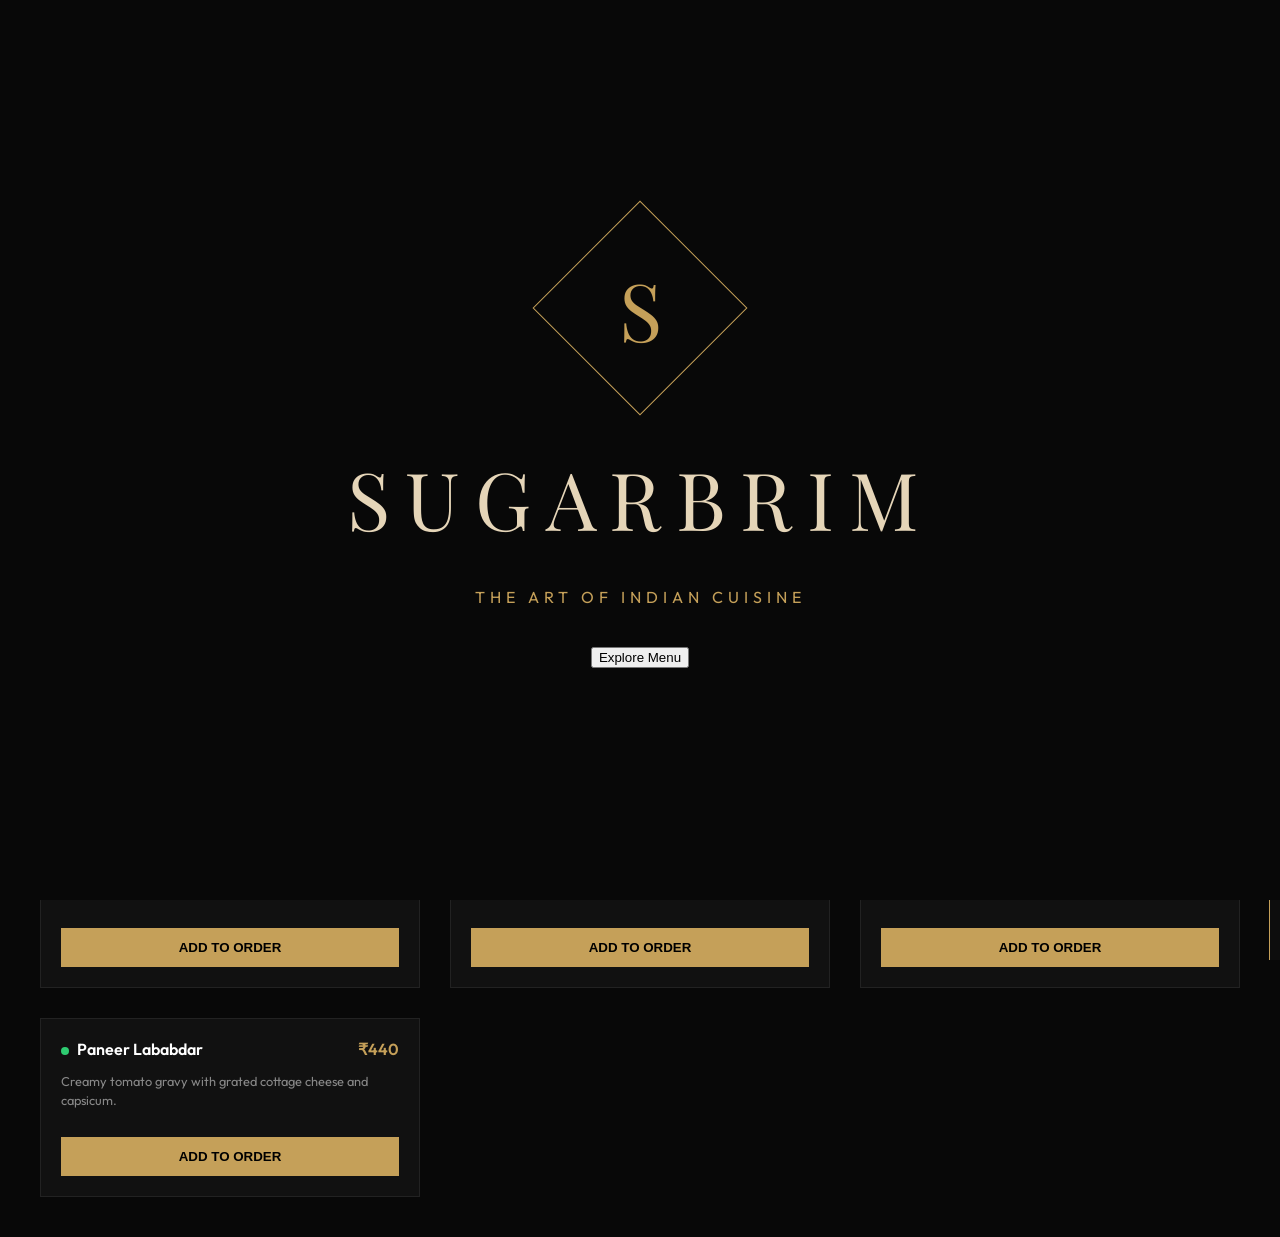
<file: Week 2/menu.html>
<!DOCTYPE html>
<html lang="en">
<head>
    <meta charset="UTF-8">
    <meta name="viewport" content="width=device-width, initial-scale=1.0">
    <title>Sugarbrim | Art
isanal Reserve</title>
    <link href="https://fonts.googleapis.com/css2?family=Playfair+Display:ital,wght@0,400;0,700;1,400&family=Outfit:wght@200;400;600&display=swap" rel="stylesheet">
    <style>
        :root {
            --champagne: #e5d5b8;
            --gold: #c5a059;
            --charcoal: #1a1a1a;
            --soft-black: #080808;
            --white: #ffffff;
            --veg: #2ecc71;
            --nonveg: #e74c3c;
        }

        body {
            font-family: 'Outfit', sans-serif;
            background-color: var(--soft-black);
            color: var(--white);
            margin: 0;
            overflow-x: hidden;
        }

        /* --- Improved Logo & Splash --- */
        #splash-screen {
            position: fixed;
            top: 0; left: 0; width: 100%; height: 100%;
            background: var(--soft-black);
            display: flex;
            flex-direction: column;
            justify-content: center;
            align-items: center;
            z-index: 3000;
            transition: transform 1s cubic-bezier(0.87, 0, 0.13, 1);
        }

        .premium-logo {
            position: relative;
            width: 150px;
            height: 150px;
            border: 1px solid var(--gold);
            transform: rotate(45deg);
            display: flex;
            justify-content: center;
            align-items: center;
            margin-bottom: 60px;
            animation: pulse 3s infinite;
        }

        @keyframes pulse {
            0% { box-shadow: 0 0 0 0 rgba(197, 160, 89, 0.4); }
            70% { box-shadow: 0 0 0 30px rgba(197, 160, 89, 0); }
            100% { box-shadow: 0 0 0 0 rgba(197, 160, 89, 0); }
        }

        .logo-inner-text {
            transform: rotate(-45deg);
            font-family: 'Playfair Display';
            font-size: 5rem;
            color: var(--gold);
        }

        .logo-text-main {
            font-family: 'Playfair Display', serif;
            font-size: 5rem;
            letter-spacing: 15px;
            color: var(--champagne);
            text-transform: uppercase;
            margin-bottom: 20px;
        }

        /* --- Tab System --- */
        .tab-navigation {
            position: sticky;
            top: 0;
            background: rgba(8, 8, 8, 0.95);
            display: flex;
            justify-content: center;
            gap: 20px;
            padding: 20px 0;
            z-index: 1000;
            border-bottom: 1px solid #222;
        }

        .tab-btn {
            background: transparent;
            border: none;
            color: #666;
            font-family: 'Outfit';
            font-size: 0.9rem;
            text-transform: uppercase;
            letter-spacing: 2px;
            cursor: pointer;
            padding: 10px 20px;
            transition: 0.3s;
        }

        .tab-btn.active {
            color: var(--gold);
            border-bottom: 2px solid var(--gold);
        }

        .menu-section {
            display: none;
            max-width: 1200px;
            margin: 40px auto;
            padding: 0 20px;
            animation: fadeIn 0.5s ease;
        }

        .menu-section.active { display: block; }

        @keyframes fadeIn { from { opacity: 0; transform: translateY(10px); } to { opacity: 1; transform: translateY(0); } }

        /* --- Grid & Cards --- */
        .menu-grid {
            display: grid;
            grid-template-columns: repeat(auto-fill, minmax(300px, 1fr));
            gap: 30px;
        }

        .item-card {
            background: #111;
            padding: 20px;
            border: 1px solid #222;
            transition: 0.3s;
        }

        .item-card:hover { border-color: var(--gold); transform: translateY(-5px); }

        .item-title { display: flex; justify-content: space-between; font-weight: 600; margin-bottom: 10px; }
        .item-desc { color: #888; font-size: 0.8rem; line-height: 1.5; min-height: 45px; margin-bottom: 20px; }

        .indicator { width: 8px; height: 8px; border-radius: 50%; display: inline-block; margin-right: 8px; }
        .veg { background: var(--veg); }
        .non-veg { background: var(--nonveg); }

        /* --- Beverage Sizes --- */
        .size-selector { display: flex; gap: 10px; margin-bottom: 15px; }
        .size-chip { 
            flex: 1; border: 1px solid #333; text-align: center; 
            padding: 5px; font-size: 0.7rem; cursor: pointer; color: #666; 
        }
        .size-chip.active { border-color: var(--gold); color: var(--gold); background: rgba(197,160,89,0.1); }

        .add-btn {
            width: 100%; background: var(--gold); border: none; padding: 12px;
            font-weight: 600; text-transform: uppercase; cursor: pointer; transition: 0.3s;
        }
        .add-btn:hover { background: var(--champagne); }

        /* --- UI Controls --- */
        #cart-sidebar {
            position: fixed; right: -400px; top: 0; width: 350px; height: 100%;
            background: #0d0d0d; z-index: 2000; padding: 30px; transition: 0.4s;
            border-left: 1px solid var(--gold);
        }
        #cart-sidebar.active { right: 0; }
        .cart-fab {
            position: fixed; bottom: 30px; right: 30px; background: var(--gold);
            width: 60px; height: 60px; border-radius: 50%; display: flex;
            justify-content: center; align-items: center; cursor: pointer; z-index: 1500;
        }
    </style>
</head>
<body>

    <div id="splash-screen">
        <div class="premium-logo">
            <div class="logo-inner-text">S</div>
        </div>
        <div class="logo-text-main">Sugarbrim</div>
        <p style="color: var(--gold); letter-spacing: 5px; margin-bottom: 40px;">THE ART OF INDIAN CUISINE</p>
        <button class="start-order-btn" onclick="startExperience()">Explore Menu</button>
    </div>

    <header style="padding: 60px 0; text-align: center; border-bottom: 1px solid #222;">
        <div class="logo-inner-text" style="font-size: 3rem; transform: none;">S</div>
        <h1 style="letter-spacing: 8px; font-family: 'Playfair Display';">SUGARBRIM</h1>
    </header>

    <div class="tab-navigation">
        <button class="tab-btn active" onclick="openTab(event, 'veg-section')">Vegetarian</button>
        <button class="tab-btn" onclick="openTab(event, 'nonveg-section')">The Butcher</button>
        <button class="tab-btn" onclick="openTab(event, 'bread-section')">The Tandoor</button>
        <button class="tab-btn" onclick="openTab(event, 'bev-section')">Beverages</button>
    </div>

    <div id="veg-section" class="menu-section active">
        <div class="menu-grid" id="veg-grid">
            </div>
    </div>

    <div id="nonveg-section" class="menu-section">
        <div class="menu-grid" id="nonveg-grid"></div>
    </div>

    <div id="bread-section" class="menu-section">
        <div class="menu-grid" id="bread-grid"></div>
    </div>

    <div id="bev-section" class="menu-section">
        <div class="menu-grid">
            <div class="item-card drink-card" data-base-name="Saffron Badam Lassi">
                <div class="item-title">
                    <span class="name-display">Saffron Badam Lassi (S)</span>
                    <span class="price-display" style="color:var(--gold)">₹180</span>
                </div>
                <div class="size-selector">
                    <div class="size-chip active" onclick="updateDrink(this, 180, 'S')">Small</div>
                    <div class="size-chip" onclick="updateDrink(this, 260, 'M')">Medium</div>
                    <div class="size-chip" onclick="updateDrink(this, 340, 'L')">Large</div>
                </div>
                <button class="add-btn" onclick="addDrinkFromCard(this)">Add Drink</button>
            </div>
            <div class="item-card drink-card" data-base-name="Kokum Rose Spritz">
                <div class="item-title">
                    <span class="name-display">Kokum Rose Spritz (S)</span>
                    <span class="price-display" style="color:var(--gold)">₹210</span>
                </div>
                <div class="size-selector">
                    <div class="size-chip active" onclick="updateDrink(this, 210, 'S')">Small</div>
                    <div class="size-chip" onclick="updateDrink(this, 290, 'M')">Medium</div>
                    <div class="size-chip" onclick="updateDrink(this, 380, 'L')">Large</div>
                </div>
                <button class="add-btn" onclick="addDrinkFromCard(this)">Add Drink</button>
            </div>
        </div>
    </div>

    <div class="cart-fab" onclick="toggleCart()">🛒</div>

    <div id="cart-sidebar">
        <h2 style="font-family: 'Playfair Display'; border-bottom: 1px solid #333; padding-bottom: 10px; color: var(--gold);">Your Selection</h2>
        <div id="cart-items" style="margin: 20px 0; max-height: 70vh; overflow-y: auto;"></div>
        <div style="position: absolute; bottom: 30px; width: 290px; border-top: 1px solid #222; padding-top: 20px;">
            <div style="display: flex; justify-content: space-between; margin-bottom: 20px; font-size: 1.2rem;">
                <span>Total</span>
                <span id="cart-total" style="color: var(--gold);">₹0</span>
            </div>
            <button class="add-btn" onclick="checkout()">Place Order</button>
        </div>
    </div>

    <script>
        const vegData = [
            { name: "Truffle Paneer Tikka", price: 420, desc: "Malai cottage cheese infused with white truffle oil." },
            { name: "Avocado Papdi Chaat", price: 320, desc: "Modern twist on street food with hass avocado foam." },
            { name: "Sugarbrim Dal", price: 380, desc: "24-hour slow cooked black lentils with churned butter." },
            { name: "Jackfruit Galouti", price: 450, desc: "Melt-in-mouth smoked kathal kebabs with ulta tawa paratha." },
            { name: "Crispy Okra Salt & Pepper", price: 290, desc: "Thinly sliced ladyfingers tossed in Sichuan peppercorns." },
            { name: "Bharwan Gucchi", price: 850, desc: "Himalayan morels stuffed with herbed khoya and nuts." },
            { name: "Pesto Paneer Kebab", price: 410, desc: "Basil and pine nut marinated cottage cheese." },
            { name: "Dahi Ke Sholay", price: 340, desc: "Hung curd fire-crackers with a crunchy bread shell." },
            { name: "Water Chestnut Stir Fry", price: 310, desc: "Crunchy chestnuts tossed in a spicy curry leaf tempered oil." },
            { name: "Paneer Lababdar", price: 440, desc: "Creamy tomato gravy with grated cottage cheese and capsicum." }
        ];

        const nonVegData = [
            { name: "Raan-e-Sugarbrim", price: 950, desc: "Pulled slow-roasted leg of lamb with a dark cardamom jus." },
            { name: "Lobster Moilee", price: 1450, desc: "Poached lobster tail in a turmeric and coconut milk broth." },
            { name: "Zaffrani Murgh Tikka", price: 480, desc: "Persian saffron and cream marinated chicken morsels." },
            { name: "Nalli Nihari", price: 720, desc: "Classic lamb shank stew slow cooked overnight with 32 spices." },
            { name: "Coastal Prawn Ghee Roast", price: 680, desc: "Tiger prawns tossed in a fiery Mangalorean chili masala." },
            { name: "Smoked Duck Seekh", price: 590, desc: "Hand-minced duck meat infused with cloves and cinnamon." },
            { name: "Chicken Chettinad", price: 490, desc: "Fiery South Indian chicken curry with black peppercorns." },
            { name: "Tandoori Pomfret", price: 820, desc: "Whole silver pomfret with a spicy coastal marinade." },
            { name: "Mutton Keema Kulcha", price: 350, desc: "Spiced minced lamb stuffed bread served with mint raita." },
            { name: "Butter Chicken 1950", price: 520, desc: "The original recipe: smoked chicken in a tangy tomato gravy." }
        ];

        const breadData = [
            { name: "Blue Cheese Kulcha", price: 240, desc: "Danish Blue cheese stuffing with a drizzle of wild honey." },
            { name: "Truffle Parmesan Naan", price: 210, desc: "Leavened bread topped with shaved parmesan and truffle oil." },
            { name: "Garlic & Chive Naan", price: 110, desc: "Roasted garlic bits and fresh chives." },
            { name: "Khamiri Roti", price: 90, desc: "Sourdough style Mughlai bread, perfect for gravies." },
            { name: "Peshawari Naan", price: 180, desc: "Sweet bread stuffed with nuts, raisins, and desiccated coconut." },
            { name: "Laccha Paratha", price: 85, desc: "Multi-layered whole wheat bread." },
            { name: "Missi Roti", price: 75, desc: "Gram flour bread with onions and green chilies." },
            { name: "Olive & Jalapeño Naan", price: 195, desc: "Fusion bread with sliced olives and spicy peppers." },
            { name: "Butter Naan", price: 80, desc: "Classic hand-stretched refined flour bread." },
            { name: "Roomali Roti", price: 95, desc: "Paper-thin soft bread tossed in the air." }
        ];

        function populateGrid(gridId, data, indicatorClass) {
            const grid = document.getElementById(gridId);
            data.forEach(item => {
                grid.innerHTML += `
                    <div class="item-card">
                        <div class="item-title">
                            <span><span class="indicator ${indicatorClass}"></span>${item.name}</span>
                            <span style="color:var(--gold)">₹${item.price}</span>
                        </div>
                        <p class="item-desc">${item.desc}</p>
                        <button class="add-btn" onclick="addToCart('${item.name}', ${item.price})">Add to Order</button>
                    </div>`;
            });
        }

        function startExperience() { document.getElementById('splash-screen').style.transform = 'translateY(-100%)'; }
        
        function openTab(evt, tabName) {
            const sections = document.getElementsByClassName("menu-section");
            for (let s of sections) s.classList.remove("active");
            const btns = document.getElementsByClassName("tab-btn");
            for (let b of btns) b.classList.remove("active");
            document.getElementById(tabName).classList.add("active");
            evt.currentTarget.classList.add("active");
        }

        function updateDrink(chip, price, size) {
            const card = chip.closest('.item-card');
            card.querySelectorAll('.size-chip').forEach(c => c.classList.remove('active'));
            chip.classList.add('active');
            const baseName = card.dataset.baseName;
            card.querySelector('.name-display').innerText = `${baseName} (${size})`;
            card.querySelector('.price-display').innerText = `₹${price}`;
        }

        function addDrinkFromCard(btn) {
            const card = btn.closest('.item-card');
            const name = card.querySelector('.name-display').innerText;
            const price = parseInt(card.querySelector('.price-display').innerText.replace('₹', ''));
            addToCart(name, price);
        }

        let cart = [];
        function addToCart(name, price) {
            cart.push({name, price});
            renderCart();
            document.getElementById('cart-sidebar').classList.add('active');
        }

        function renderCart() {
            const list = document.getElementById('cart-items');
            const totalDisplay = document.getElementById('cart-total');
            list.innerHTML = '';
            let total = 0;
            cart.forEach(item => {
                total += item.price;
                list.innerHTML += `<div style="display:flex; justify-content:space-between; margin-bottom:10px; font-size:0.9rem; padding:10px; background:#1a1a1a;">
                    <span>${item.name}</span><span>₹${item.price}</span></div>`;
            });
            totalDisplay.innerText = `₹${total}`;
        }

        function toggleCart() { document.getElementById('cart-sidebar').classList.toggle('active'); }
        function checkout() { alert("Your artisanal feast is being prepared!"); cart = []; renderCart(); toggleCart(); }

        // Initialize
        populateGrid('veg-grid', vegData, 'veg');
        populateGrid('nonveg-grid', nonVegData, 'non-veg');
        populateGrid('bread-grid', breadData, 'veg');
    </script>
</body>
</html>
</file>
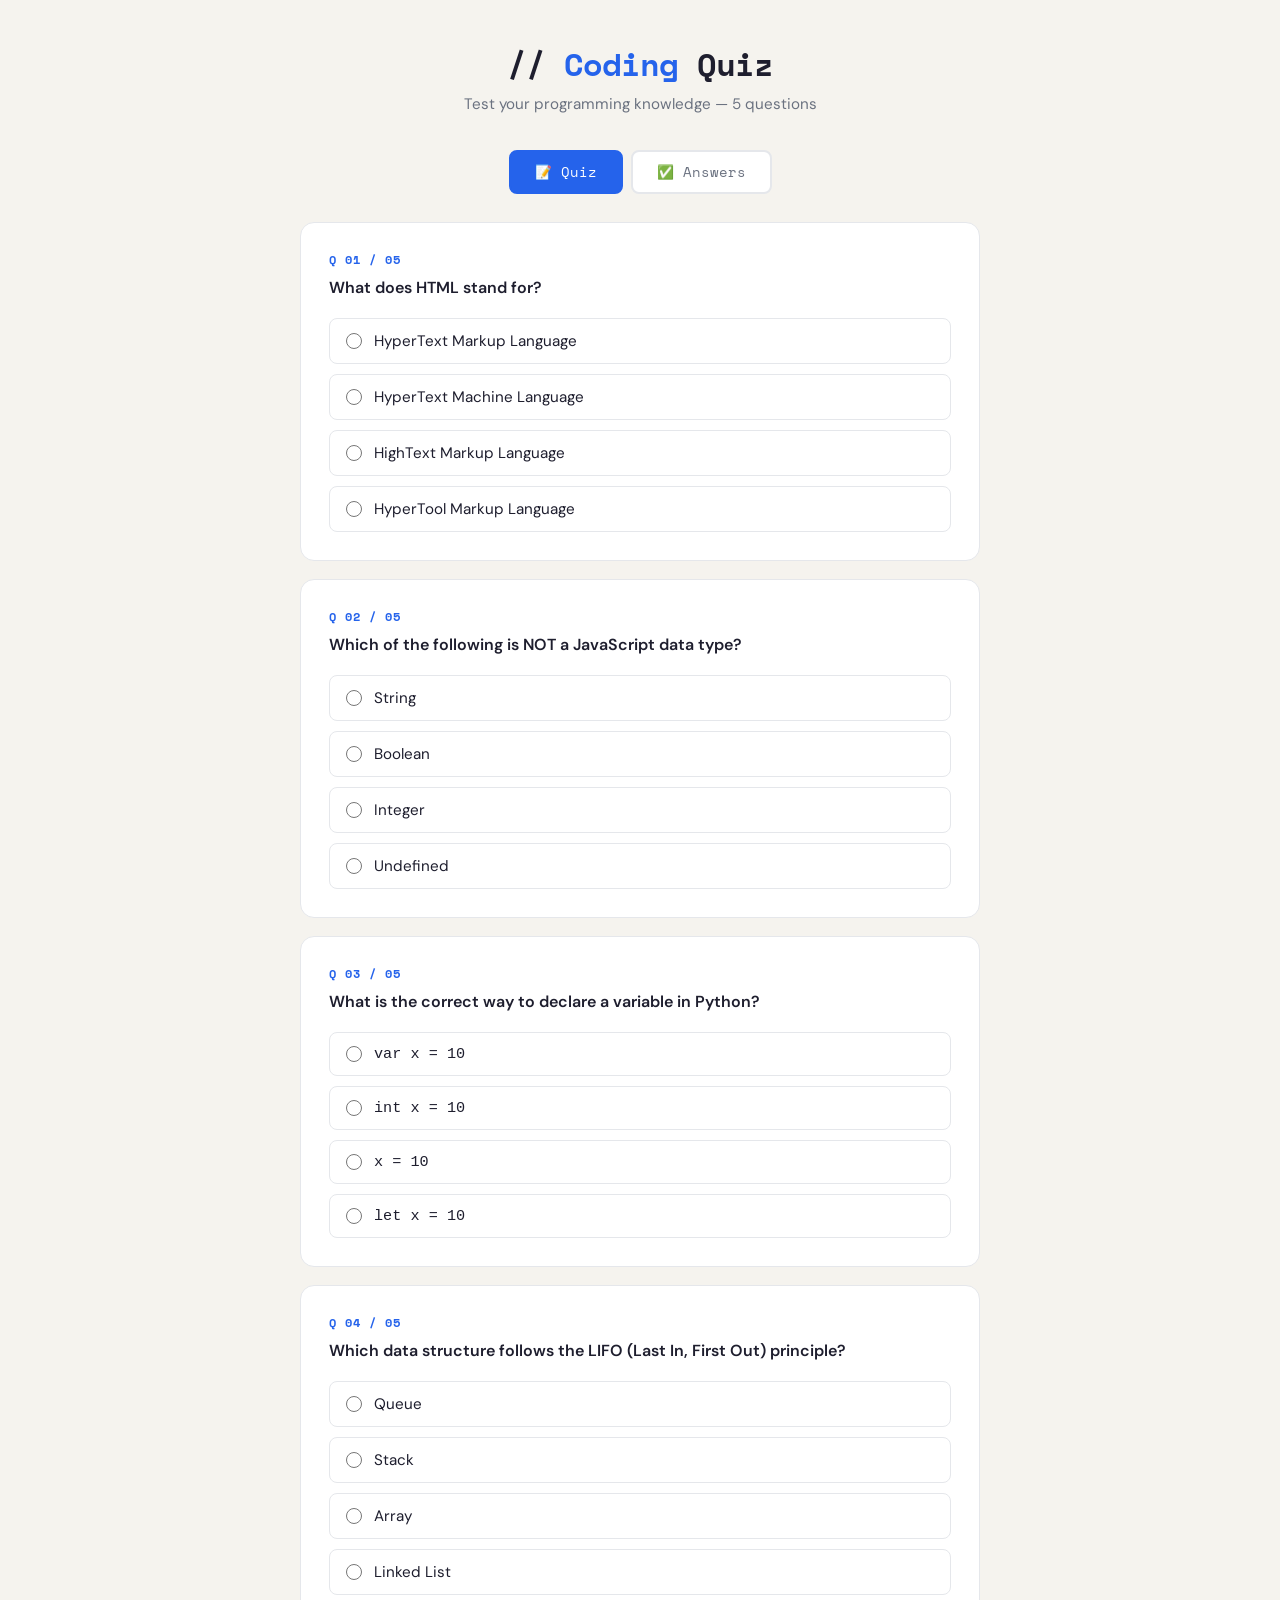
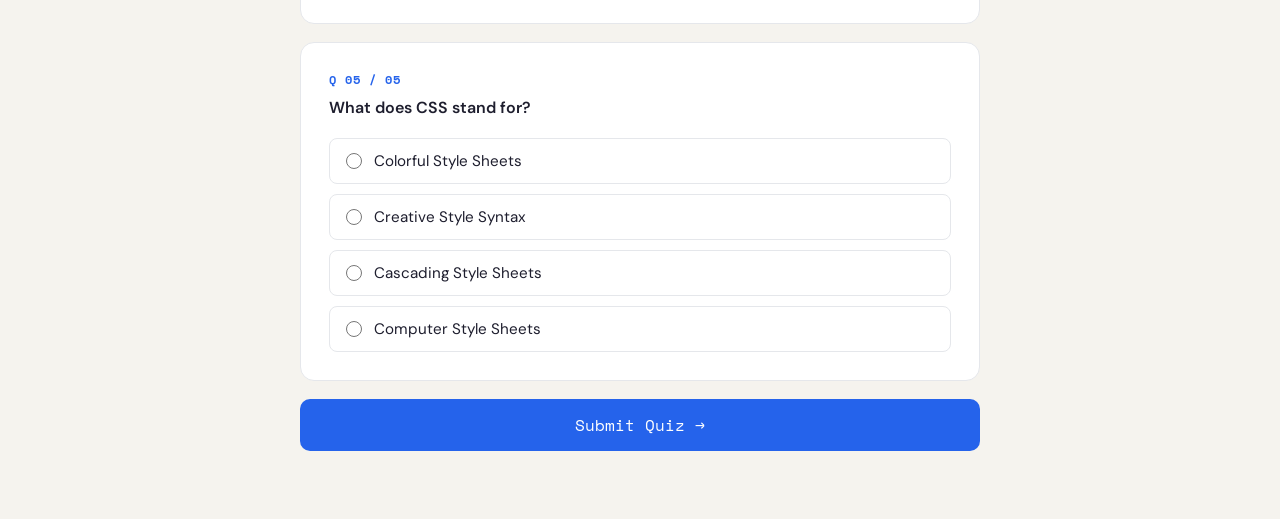
<file: Week 6/quiz.html>
<!DOCTYPE html>
<html lang="en">
<head>
  <meta charset="UTF-8" />
  <meta name="viewport" content="width=device-width, initial-scale=1.0"/>
  <title>Coding Quiz</title>
  <link href="https://fonts.googleapis.com/css2?family=Space+Mono:wght@400;700&family=DM+Sans:wght@400;500;600&display=swap" rel="stylesheet"/>
  <style>
    *, *::before, *::after { box-sizing: border-box; margin: 0; padding: 0; }

    :root {
      --bg: #f5f3ee;
      --card: #ffffff;
      --accent: #2563eb;
      --accent-light: #dbeafe;
      --text: #1e1e2e;
      --muted: #6b7280;
      --border: #e5e7eb;
      --correct: #16a34a;
      --wrong: #dc2626;
      --correct-bg: #dcfce7;
      --wrong-bg: #fee2e2;
    }

    body {
      font-family: 'DM Sans', sans-serif;
      background: var(--bg);
      color: var(--text);
      min-height: 100vh;
      display: flex;
      flex-direction: column;
      align-items: center;
      padding: 40px 16px;
    }

    header {
      text-align: center;
      margin-bottom: 36px;
    }

    header h1 {
      font-family: 'Space Mono', monospace;
      font-size: 2rem;
      letter-spacing: -1px;
      color: var(--text);
    }

    header h1 span { color: var(--accent); }

    header p {
      color: var(--muted);
      margin-top: 6px;
      font-size: 0.95rem;
    }

    /* TABS */
    .tabs {
      display: flex;
      gap: 8px;
      margin-bottom: 28px;
    }

    .tab-btn {
      padding: 10px 24px;
      border: 2px solid var(--border);
      background: var(--card);
      border-radius: 8px;
      font-family: 'Space Mono', monospace;
      font-size: 0.85rem;
      cursor: pointer;
      color: var(--muted);
      transition: all 0.2s;
    }

    .tab-btn.active {
      background: var(--accent);
      border-color: var(--accent);
      color: #fff;
    }

    /* PAGES */
    .page { display: none; width: 100%; max-width: 680px; }
    .page.active { display: block; }

    /* QUIZ CARDS */
    .question-card {
      background: var(--card);
      border: 1.5px solid var(--border);
      border-radius: 14px;
      padding: 28px;
      margin-bottom: 18px;
      transition: box-shadow 0.2s;
    }

    .question-card:hover { box-shadow: 0 4px 20px rgba(0,0,0,0.07); }

    .q-num {
      font-family: 'Space Mono', monospace;
      font-size: 0.75rem;
      color: var(--accent);
      font-weight: 700;
      letter-spacing: 1px;
      margin-bottom: 8px;
    }

    .q-text {
      font-size: 1rem;
      font-weight: 600;
      margin-bottom: 18px;
      line-height: 1.5;
    }

    .options { display: flex; flex-direction: column; gap: 10px; }

    .option {
      display: flex;
      align-items: center;
      gap: 12px;
      padding: 12px 16px;
      border: 1.5px solid var(--border);
      border-radius: 8px;
      cursor: pointer;
      transition: all 0.18s;
      font-size: 0.95rem;
    }

    .option:hover { border-color: var(--accent); background: var(--accent-light); }

    .option input[type="radio"] { accent-color: var(--accent); width: 16px; height: 16px; }

    /* Result */
    .result-bar {
      background: var(--card);
      border: 1.5px solid var(--border);
      border-radius: 14px;
      padding: 24px 28px;
      text-align: center;
      margin-bottom: 18px;
    }

    .result-bar h2 {
      font-family: 'Space Mono', monospace;
      font-size: 1.4rem;
      margin-bottom: 4px;
    }

    .score-big {
      font-family: 'Space Mono', monospace;
      font-size: 3rem;
      color: var(--accent);
      font-weight: 700;
    }

    .score-label { color: var(--muted); font-size: 0.9rem; }

    .submit-btn {
      display: block;
      width: 100%;
      max-width: 680px;
      margin: 0 auto 28px;
      padding: 14px;
      background: var(--accent);
      color: #fff;
      border: none;
      border-radius: 10px;
      font-family: 'Space Mono', monospace;
      font-size: 1rem;
      cursor: pointer;
      transition: background 0.2s;
    }

    .submit-btn:hover { background: #1d4ed8; }

    /* ANSWERS PAGE */
    .answer-card {
      background: var(--card);
      border: 1.5px solid var(--border);
      border-radius: 14px;
      padding: 24px 28px;
      margin-bottom: 16px;
    }

    .answer-card .q-text { margin-bottom: 14px; }

    .answer-option {
      padding: 10px 14px;
      border-radius: 8px;
      font-size: 0.93rem;
      margin-bottom: 8px;
      border: 1.5px solid var(--border);
    }

    .answer-option.correct {
      background: var(--correct-bg);
      border-color: var(--correct);
      color: var(--correct);
      font-weight: 600;
    }

    .explanation {
      margin-top: 12px;
      padding: 10px 14px;
      background: var(--accent-light);
      border-radius: 8px;
      font-size: 0.88rem;
      color: var(--accent);
      line-height: 1.5;
    }
  </style>
</head>
<body>

<header>
  <h1>// <span>Coding</span> Quiz</h1>
  <p>Test your programming knowledge — 5 questions</p>
</header>

<div class="tabs">
  <button class="tab-btn active" onclick="switchTab('quiz')">📝 Quiz</button>
  <button class="tab-btn" onclick="switchTab('answers')">✅ Answers</button>
</div>

<!-- QUIZ PAGE -->
<div id="quiz-page" class="page active">

  <form id="quiz-form">

    <div class="question-card">
      <div class="q-num">Q 01 / 05</div>
      <div class="q-text">What does HTML stand for?</div>
      <div class="options">
        <label class="option"><input type="radio" name="q1" value="a"> HyperText Markup Language</label>
        <label class="option"><input type="radio" name="q1" value="b"> HyperText Machine Language</label>
        <label class="option"><input type="radio" name="q1" value="c"> HighText Markup Language</label>
        <label class="option"><input type="radio" name="q1" value="d"> HyperTool Markup Language</label>
      </div>
    </div>

    <div class="question-card">
      <div class="q-num">Q 02 / 05</div>
      <div class="q-text">Which of the following is NOT a JavaScript data type?</div>
      <div class="options">
        <label class="option"><input type="radio" name="q2" value="a"> String</label>
        <label class="option"><input type="radio" name="q2" value="b"> Boolean</label>
        <label class="option"><input type="radio" name="q2" value="c"> Integer</label>
        <label class="option"><input type="radio" name="q2" value="d"> Undefined</label>
      </div>
    </div>

    <div class="question-card">
      <div class="q-num">Q 03 / 05</div>
      <div class="q-text">What is the correct way to declare a variable in Python?</div>
      <div class="options">
        <label class="option"><input type="radio" name="q3" value="a"> <code>var x = 10</code></label>
        <label class="option"><input type="radio" name="q3" value="b"> <code>int x = 10</code></label>
        <label class="option"><input type="radio" name="q3" value="c"> <code>x = 10</code></label>
        <label class="option"><input type="radio" name="q3" value="d"> <code>let x = 10</code></label>
      </div>
    </div>

    <div class="question-card">
      <div class="q-num">Q 04 / 05</div>
      <div class="q-text">Which data structure follows the LIFO (Last In, First Out) principle?</div>
      <div class="options">
        <label class="option"><input type="radio" name="q4" value="a"> Queue</label>
        <label class="option"><input type="radio" name="q4" value="b"> Stack</label>
        <label class="option"><input type="radio" name="q4" value="c"> Array</label>
        <label class="option"><input type="radio" name="q4" value="d"> Linked List</label>
      </div>
    </div>

    <div class="question-card">
      <div class="q-num">Q 05 / 05</div>
      <div class="q-text">What does CSS stand for?</div>
      <div class="options">
        <label class="option"><input type="radio" name="q5" value="a"> Colorful Style Sheets</label>
        <label class="option"><input type="radio" name="q5" value="b"> Creative Style Syntax</label>
        <label class="option"><input type="radio" name="q5" value="c"> Cascading Style Sheets</label>
        <label class="option"><input type="radio" name="q5" value="d"> Computer Style Sheets</label>
      </div>
    </div>

    <button type="button" class="submit-btn" onclick="submitQuiz()">Submit Quiz →</button>

  </form>

  <div id="result" style="display:none; max-width:680px; margin: 0 auto;">
    <div class="result-bar">
      <h2>Your Score</h2>
      <div class="score-big" id="score-display">0/5</div>
      <div class="score-label" id="score-msg"></div>
    </div>
    <button class="submit-btn" onclick="resetQuiz()">↺ Try Again</button>
  </div>

</div>

<!-- ANSWERS PAGE -->
<div id="answers-page" class="page">

  <div class="answer-card">
    <div class="q-num">Q 01 / 05</div>
    <div class="q-text">What does HTML stand for?</div>
    <div class="answer-option correct">✓ A) HyperText Markup Language</div>
    <div class="answer-option">B) HyperText Machine Language</div>
    <div class="answer-option">C) HighText Markup Language</div>
    <div class="answer-option">D) HyperTool Markup Language</div>
    <div class="explanation">💡 HTML is the standard markup language for creating web pages. It describes the structure of content using elements and tags.</div>
  </div>

  <div class="answer-card">
    <div class="q-num">Q 02 / 05</div>
    <div class="q-text">Which of the following is NOT a JavaScript data type?</div>
    <div class="answer-option">A) String</div>
    <div class="answer-option">B) Boolean</div>
    <div class="answer-option correct">✓ C) Integer</div>
    <div class="answer-option">D) Undefined</div>
    <div class="explanation">💡 JavaScript has no "Integer" type. Numbers are all of type <code>Number</code> (or <code>BigInt</code>). String, Boolean, and Undefined are valid JS types.</div>
  </div>

  <div class="answer-card">
    <div class="q-num">Q 03 / 05</div>
    <div class="q-text">What is the correct way to declare a variable in Python?</div>
    <div class="answer-option">A) <code>var x = 10</code></div>
    <div class="answer-option">B) <code>int x = 10</code></div>
    <div class="answer-option correct">✓ C) <code>x = 10</code></div>
    <div class="answer-option">D) <code>let x = 10</code></div>
    <div class="explanation">💡 Python uses dynamic typing. You simply write <code>x = 10</code> — no keyword or type declaration needed.</div>
  </div>

  <div class="answer-card">
    <div class="q-num">Q 04 / 05</div>
    <div class="q-text">Which data structure follows LIFO (Last In, First Out)?</div>
    <div class="answer-option">A) Queue</div>
    <div class="answer-option correct">✓ B) Stack</div>
    <div class="answer-option">C) Array</div>
    <div class="answer-option">D) Linked List</div>
    <div class="explanation">💡 A Stack works like a pile of plates — the last item added is the first one removed. Queues follow FIFO (First In, First Out).</div>
  </div>

  <div class="answer-card">
    <div class="q-num">Q 05 / 05</div>
    <div class="q-text">What does CSS stand for?</div>
    <div class="answer-option">A) Colorful Style Sheets</div>
    <div class="answer-option">B) Creative Style Syntax</div>
    <div class="answer-option correct">✓ C) Cascading Style Sheets</div>
    <div class="answer-option">D) Computer Style Sheets</div>
    <div class="explanation">💡 CSS is used to style and layout web pages — colors, fonts, spacing, and more. "Cascading" refers to how styles are applied in priority order.</div>
  </div>

</div>

<script>
  const correctAnswers = { q1: 'a', q2: 'c', q3: 'c', q4: 'b', q5: 'c' };

  function switchTab(tab) {
    document.querySelectorAll('.page').forEach(p => p.classList.remove('active'));
    document.querySelectorAll('.tab-btn').forEach(b => b.classList.remove('active'));
    document.getElementById(tab + '-page').classList.add('active');
    event.target.classList.add('active');
  }

  function submitQuiz() {
    let score = 0;
    for (let [q, ans] of Object.entries(correctAnswers)) {
      const selected = document.querySelector(`input[name="${q}"]:checked`);
      if (selected && selected.value === ans) score++;
    }
    document.getElementById('quiz-form').style.display = 'none';
    document.getElementById('result').style.display = 'block';
    document.getElementById('score-display').textContent = score + '/5';
    const msgs = ['Keep practicing! 💪', 'Getting there! 📚', 'Not bad! 🙂', 'Great job! 🎉', 'Perfect score! 🏆'];
    document.getElementById('score-msg').textContent = msgs[score];
  }

  function resetQuiz() {
    document.querySelectorAll('input[type="radio"]').forEach(r => r.checked = false);
    document.getElementById('quiz-form').style.display = 'block';
    document.getElementById('result').style.display = 'none';
  }
</script>

</body>
</html>
</file>
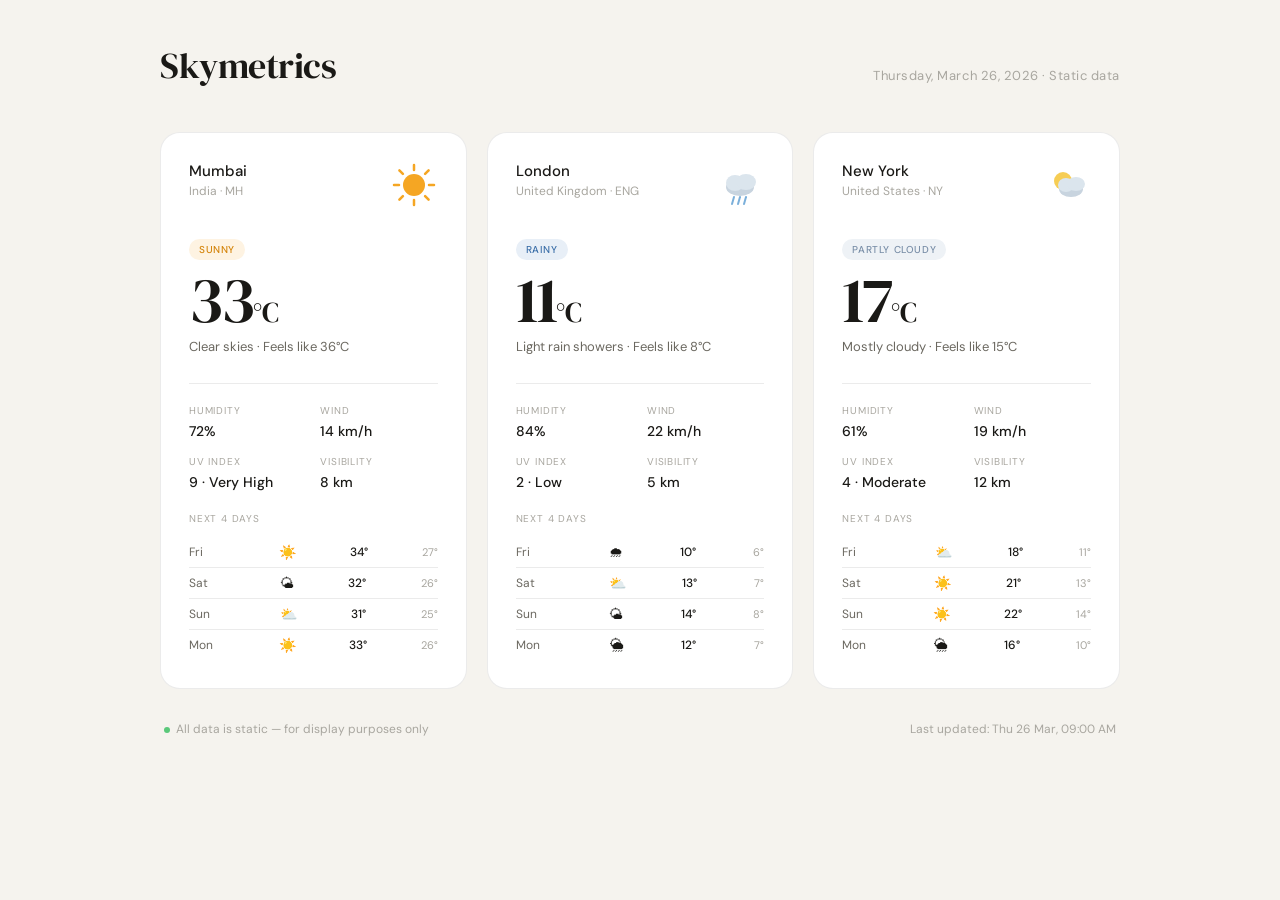
<file: Week 9/weather.html>
<!DOCTYPE html>
<html lang="en">
<head>
<meta charset="UTF-8">
<meta name="viewport" content="width=device-width, initial-scale=1.0">
<title>Skymetrics</title>
<link href="https://fonts.googleapis.com/css2?family=DM+Sans:wght@300;400;500&family=DM+Serif+Display&display=swap" rel="stylesheet">
<style>
  *, *::before, *::after { box-sizing: border-box; margin: 0; padding: 0; }

  :root {
    --bg: #F5F3EE;
    --surface: #FFFFFF;
    --border: rgba(0,0,0,0.08);
    --text-primary: #1A1916;
    --text-secondary: #6B6860;
    --text-muted: #A8A69F;
    --accent-sun: #D4840A;
    --accent-cloud: #7A8FA8;
    --accent-rain: #3A6EA8;
    --accent-heat: #C05A1A;
  }

  body {
    font-family: 'DM Sans', sans-serif;
    background: var(--bg);
    color: var(--text-primary);
    min-height: 100vh;
    padding: 48px 24px;
  }

  header {
    max-width: 960px;
    margin: 0 auto 48px;
    display: flex;
    justify-content: space-between;
    align-items: flex-end;
  }

  header h1 {
    font-family: 'DM Serif Display', serif;
    font-size: 36px;
    font-weight: 400;
    letter-spacing: -0.5px;
    line-height: 1;
  }

  header p {
    font-size: 13px;
    color: var(--text-muted);
    letter-spacing: 0.04em;
  }

  .grid {
    max-width: 960px;
    margin: 0 auto;
    display: grid;
    grid-template-columns: repeat(3, 1fr);
    gap: 20px;
  }

  .card {
    background: var(--surface);
    border: 1px solid var(--border);
    border-radius: 20px;
    padding: 28px;
    position: relative;
    overflow: hidden;
    animation: fadeUp 0.5s ease both;
  }

  .card:nth-child(2) { animation-delay: 0.08s; }
  .card:nth-child(3) { animation-delay: 0.16s; }

  @keyframes fadeUp {
    from { opacity: 0; transform: translateY(16px); }
    to   { opacity: 1; transform: translateY(0); }
  }

  .card-top {
    display: flex;
    justify-content: space-between;
    align-items: flex-start;
    margin-bottom: 28px;
  }

  .city-name {
    font-size: 15px;
    font-weight: 500;
    color: var(--text-primary);
  }

  .country {
    font-size: 12px;
    color: var(--text-muted);
    margin-top: 2px;
  }

  .weather-icon {
    width: 48px;
    height: 48px;
  }

  .temp {
    font-family: 'DM Serif Display', serif;
    font-size: 64px;
    font-weight: 400;
    line-height: 1;
    letter-spacing: -2px;
    margin-bottom: 6px;
  }

  .condition {
    font-size: 13px;
    color: var(--text-secondary);
    margin-bottom: 28px;
  }

  .divider {
    height: 1px;
    background: var(--border);
    margin-bottom: 20px;
  }

  .stats {
    display: grid;
    grid-template-columns: 1fr 1fr;
    gap: 14px;
  }

  .stat label {
    font-size: 10px;
    letter-spacing: 0.08em;
    text-transform: uppercase;
    color: var(--text-muted);
    display: block;
    margin-bottom: 3px;
  }

  .stat span {
    font-size: 14px;
    font-weight: 500;
    color: var(--text-primary);
  }

  .tag {
    display: inline-block;
    font-size: 10px;
    letter-spacing: 0.06em;
    text-transform: uppercase;
    padding: 4px 10px;
    border-radius: 100px;
    font-weight: 500;
    margin-bottom: 8px;
  }

  .tag-sunny  { background: #FEF3E2; color: var(--accent-sun); }
  .tag-cloudy { background: #EEF2F6; color: var(--accent-cloud); }
  .tag-rainy  { background: #E8EFF7; color: var(--accent-rain); }

  .feel {
    font-size: 12px;
    color: var(--text-muted);
    margin-top: 8px;
  }

  .forecast {
    margin-top: 20px;
  }

  .forecast-title {
    font-size: 10px;
    letter-spacing: 0.08em;
    text-transform: uppercase;
    color: var(--text-muted);
    margin-bottom: 12px;
  }

  .forecast-row {
    display: flex;
    justify-content: space-between;
    align-items: center;
    padding: 6px 0;
    border-bottom: 1px solid var(--border);
    font-size: 12px;
  }

  .forecast-row:last-child { border-bottom: none; }

  .forecast-day { color: var(--text-secondary); width: 36px; }

  .forecast-icon { font-size: 14px; }

  .forecast-temp {
    font-weight: 500;
    color: var(--text-primary);
  }

  .forecast-lo { color: var(--text-muted); font-size: 11px; }

  .bottom-bar {
    max-width: 960px;
    margin: 32px auto 0;
    display: flex;
    justify-content: space-between;
    align-items: center;
    padding: 0 4px;
  }

  .bottom-bar p {
    font-size: 12px;
    color: var(--text-muted);
  }

  .dot {
    width: 6px;
    height: 6px;
    border-radius: 50%;
    background: #5AC87A;
    display: inline-block;
    margin-right: 6px;
  }

  @media (max-width: 700px) {
    .grid { grid-template-columns: 1fr; }
    header { flex-direction: column; align-items: flex-start; gap: 4px; }
  }
</style>
</head>
<body>

<header>
  <h1>Skymetrics</h1>
  <p>Thursday, March 26, 2026 · Static data</p>
</header>

<div class="grid">

  <!-- Mumbai -->
  <div class="card">
    <div class="card-top">
      <div>
        <div class="city-name">Mumbai</div>
        <div class="country">India · MH</div>
      </div>
      <svg class="weather-icon" viewBox="0 0 48 48" fill="none" xmlns="http://www.w3.org/2000/svg">
        <circle cx="24" cy="24" r="11" fill="#F5A623"/>
        <line x1="24" y1="4" x2="24" y2="9" stroke="#F5A623" stroke-width="2.5" stroke-linecap="round"/>
        <line x1="24" y1="39" x2="24" y2="44" stroke="#F5A623" stroke-width="2.5" stroke-linecap="round"/>
        <line x1="4" y1="24" x2="9" y2="24" stroke="#F5A623" stroke-width="2.5" stroke-linecap="round"/>
        <line x1="39" y1="24" x2="44" y2="24" stroke="#F5A623" stroke-width="2.5" stroke-linecap="round"/>
        <line x1="9.4" y1="9.4" x2="12.9" y2="12.9" stroke="#F5A623" stroke-width="2.5" stroke-linecap="round"/>
        <line x1="35.1" y1="35.1" x2="38.6" y2="38.6" stroke="#F5A623" stroke-width="2.5" stroke-linecap="round"/>
        <line x1="38.6" y1="9.4" x2="35.1" y2="12.9" stroke="#F5A623" stroke-width="2.5" stroke-linecap="round"/>
        <line x1="12.9" y1="35.1" x2="9.4" y2="38.6" stroke="#F5A623" stroke-width="2.5" stroke-linecap="round"/>
      </svg>
    </div>
    <span class="tag tag-sunny">Sunny</span>
    <div class="temp">33<span style="font-size:28px;letter-spacing:0">°C</span></div>
    <div class="condition">Clear skies · Feels like 36°C</div>
    <div class="divider"></div>
    <div class="stats">
      <div class="stat"><label>Humidity</label><span>72%</span></div>
      <div class="stat"><label>Wind</label><span>14 km/h</span></div>
      <div class="stat"><label>UV Index</label><span>9 · Very High</span></div>
      <div class="stat"><label>Visibility</label><span>8 km</span></div>
    </div>
    <div class="forecast">
      <div class="forecast-title">Next 4 days</div>
      <div class="forecast-row"><span class="forecast-day">Fri</span><span class="forecast-icon">☀️</span><span class="forecast-temp">34°</span><span class="forecast-lo">27°</span></div>
      <div class="forecast-row"><span class="forecast-day">Sat</span><span class="forecast-icon">🌤</span><span class="forecast-temp">32°</span><span class="forecast-lo">26°</span></div>
      <div class="forecast-row"><span class="forecast-day">Sun</span><span class="forecast-icon">⛅</span><span class="forecast-temp">31°</span><span class="forecast-lo">25°</span></div>
      <div class="forecast-row"><span class="forecast-day">Mon</span><span class="forecast-icon">☀️</span><span class="forecast-temp">33°</span><span class="forecast-lo">26°</span></div>
    </div>
  </div>

  <!-- London -->
  <div class="card">
    <div class="card-top">
      <div>
        <div class="city-name">London</div>
        <div class="country">United Kingdom · ENG</div>
      </div>
      <svg class="weather-icon" viewBox="0 0 48 48" fill="none" xmlns="http://www.w3.org/2000/svg">
        <ellipse cx="24" cy="26" rx="14" ry="9" fill="#C8D4DF"/>
        <ellipse cx="19" cy="22" rx="9" ry="8" fill="#DBE5ED"/>
        <ellipse cx="30" cy="21" rx="10" ry="8" fill="#DBE5ED"/>
        <line x1="18" y1="36" x2="16" y2="43" stroke="#7AAFDA" stroke-width="2" stroke-linecap="round"/>
        <line x1="24" y1="36" x2="22" y2="43" stroke="#7AAFDA" stroke-width="2" stroke-linecap="round"/>
        <line x1="30" y1="36" x2="28" y2="43" stroke="#7AAFDA" stroke-width="2" stroke-linecap="round"/>
      </svg>
    </div>
    <span class="tag tag-rainy">Rainy</span>
    <div class="temp">11<span style="font-size:28px;letter-spacing:0">°C</span></div>
    <div class="condition">Light rain showers · Feels like 8°C</div>
    <div class="divider"></div>
    <div class="stats">
      <div class="stat"><label>Humidity</label><span>84%</span></div>
      <div class="stat"><label>Wind</label><span>22 km/h</span></div>
      <div class="stat"><label>UV Index</label><span>2 · Low</span></div>
      <div class="stat"><label>Visibility</label><span>5 km</span></div>
    </div>
    <div class="forecast">
      <div class="forecast-title">Next 4 days</div>
      <div class="forecast-row"><span class="forecast-day">Fri</span><span class="forecast-icon">🌧</span><span class="forecast-temp">10°</span><span class="forecast-lo">6°</span></div>
      <div class="forecast-row"><span class="forecast-day">Sat</span><span class="forecast-icon">⛅</span><span class="forecast-temp">13°</span><span class="forecast-lo">7°</span></div>
      <div class="forecast-row"><span class="forecast-day">Sun</span><span class="forecast-icon">🌤</span><span class="forecast-temp">14°</span><span class="forecast-lo">8°</span></div>
      <div class="forecast-row"><span class="forecast-day">Mon</span><span class="forecast-icon">🌦</span><span class="forecast-temp">12°</span><span class="forecast-lo">7°</span></div>
    </div>
  </div>

  <!-- New York -->
  <div class="card">
    <div class="card-top">
      <div>
        <div class="city-name">New York</div>
        <div class="country">United States · NY</div>
      </div>
      <svg class="weather-icon" viewBox="0 0 48 48" fill="none" xmlns="http://www.w3.org/2000/svg">
        <circle cx="20" cy="20" r="9" fill="#F5C842" opacity="0.9"/>
        <ellipse cx="28" cy="28" rx="12" ry="8" fill="#C8D4DF"/>
        <ellipse cx="23" cy="24" rx="8" ry="7" fill="#DBE5ED"/>
        <ellipse cx="33" cy="23" rx="9" ry="7" fill="#DBE5ED"/>
      </svg>
    </div>
    <span class="tag tag-cloudy">Partly Cloudy</span>
    <div class="temp">17<span style="font-size:28px;letter-spacing:0">°C</span></div>
    <div class="condition">Mostly cloudy · Feels like 15°C</div>
    <div class="divider"></div>
    <div class="stats">
      <div class="stat"><label>Humidity</label><span>61%</span></div>
      <div class="stat"><label>Wind</label><span>19 km/h</span></div>
      <div class="stat"><label>UV Index</label><span>4 · Moderate</span></div>
      <div class="stat"><label>Visibility</label><span>12 km</span></div>
    </div>
    <div class="forecast">
      <div class="forecast-title">Next 4 days</div>
      <div class="forecast-row"><span class="forecast-day">Fri</span><span class="forecast-icon">⛅</span><span class="forecast-temp">18°</span><span class="forecast-lo">11°</span></div>
      <div class="forecast-row"><span class="forecast-day">Sat</span><span class="forecast-icon">☀️</span><span class="forecast-temp">21°</span><span class="forecast-lo">13°</span></div>
      <div class="forecast-row"><span class="forecast-day">Sun</span><span class="forecast-icon">☀️</span><span class="forecast-temp">22°</span><span class="forecast-lo">14°</span></div>
      <div class="forecast-row"><span class="forecast-day">Mon</span><span class="forecast-icon">🌦</span><span class="forecast-temp">16°</span><span class="forecast-lo">10°</span></div>
    </div>
  </div>

</div>

<div class="bottom-bar">
  <p><span class="dot"></span>All data is static — for display purposes only</p>
  <p>Last updated: Thu 26 Mar, 09:00 AM</p>
</div>

</body>
</html>
</file>
<file: Week 11/style.css>
body {
    font-family: sans-serif;
    background-color: #f5f5dc; /* Cream color */
    margin: 0;
    padding: 0;
    display: flex;
    justify-content: center;
    align-items: center;
    min-height: 100vh;
    background-image: 
        radial-gradient(circle at 20% 80%, rgba(255, 255, 255, 0.1) 0%, transparent 50%),
        radial-gradient(circle at 80% 20%, rgba(255, 255, 255, 0.1) 0%, transparent 50%),
        linear-gradient(45deg, rgba(0, 0, 0, 0.05) 25%, transparent 25%),
        linear-gradient(-45deg, rgba(0, 0, 0, 0.05) 25%, transparent 25%),
        linear-gradient(45deg, transparent 75%, rgba(0, 0, 0, 0.05) 75%),
        linear-gradient(-45deg, transparent 75%, rgba(0, 0, 0, 0.05) 75%);
    background-size: 20px 20px, 20px 20px, 20px 20px, 20px 20px, 20px 20px, 20px 20px;
    background-position: 0 0, 0 10px, 10px -10px, -10px 0px, 10px -10px, -10px 0px;
}

.container {
    background-color: rgba(255, 255, 255, 0.9);
    border-radius: 15px;
    box-shadow: 0 0 20px rgba(0, 0, 0, 0.1);
    padding: 30px;
    max-width: 800px;
    width: 100%;
    margin: 20px;
}

header {
    text-align: center;
    margin-bottom: 30px;
}

h1 {
    color: #8b4513; /* Saddle brown for Japanese feel */
    font-size: 2.5em;
    margin: 0;
}

h2 {
    color: #654321;
    font-size: 1.5em;
    border-bottom: 2px solid #daa520;
    padding-bottom: 5px;
}

input, button, select {
    padding: 10px;
    margin: 10px 0;
    border-radius: 5px;
    border: 1px solid #ccc;
    font-family: sans-serif;
}

input {
    width: calc(100% - 22px);
}

button {
    background-color: #daa520; /* Goldenrod */
    color: white;
    border: none;
    cursor: pointer;
    transition: background-color 0.3s;
}

button:hover {
    background-color: #b8860b; /* Dark goldenrod */
}

ul {
    list-style-type: none;
    padding: 0;
}

li {
    background-color: #fff8dc; /* Cornsilk */
    margin: 10px 0;
    padding: 15px;
    border-radius: 5px;
    box-shadow: 0 2px 5px rgba(0, 0, 0, 0.1);
}

p {
    color: #8b0000; /* Dark red for messages */
    font-weight: bold;
}
</file>
